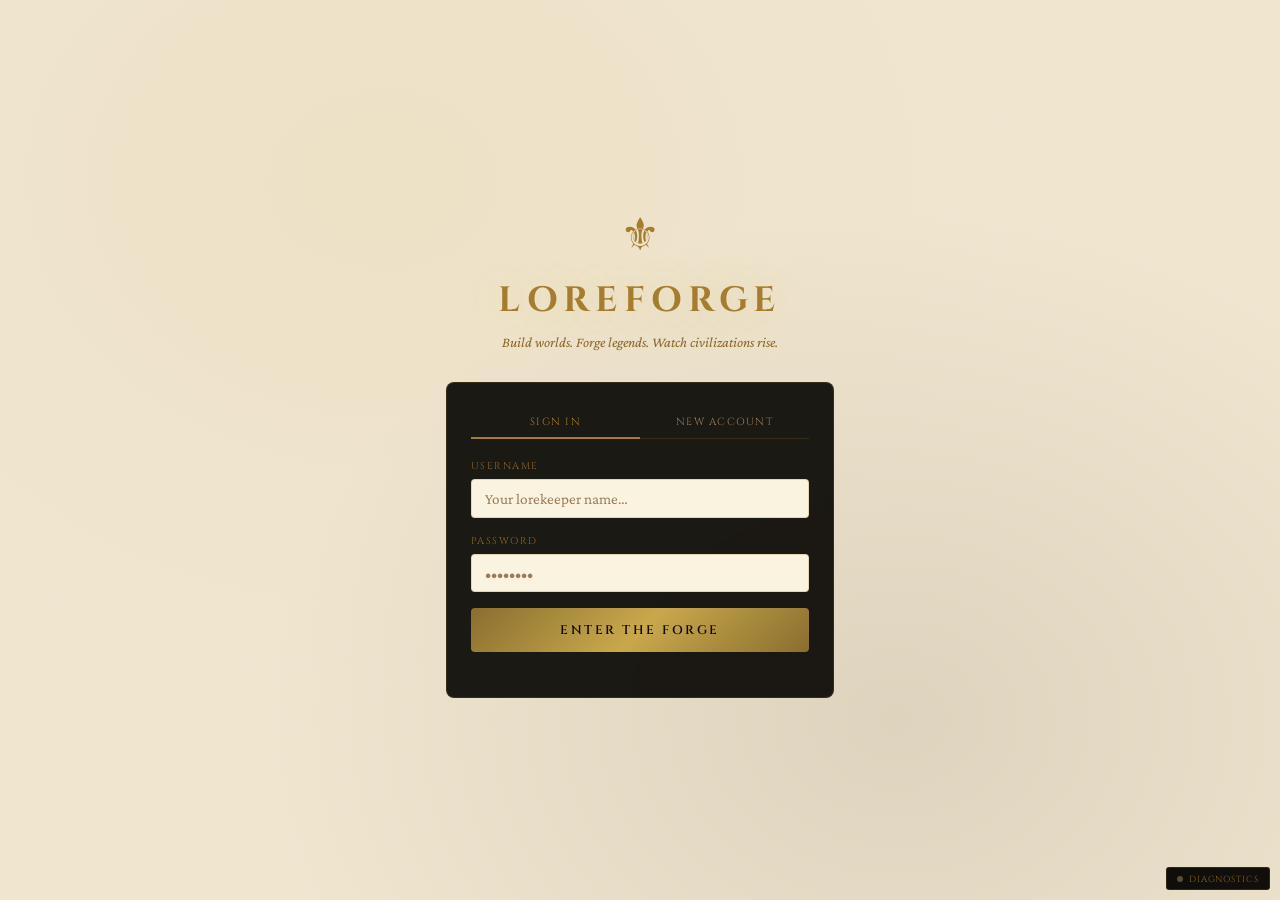
<file: index.html>
<!DOCTYPE html>
<html lang="en">
<head>
  <meta charset="UTF-8"/>
  <meta name="viewport" content="width=device-width, initial-scale=1.0"/>
  <title>Loreforge — Build Worlds. Write Legends.</title>
  <link rel="preconnect" href="https://fonts.googleapis.com"/>
  <link rel="preconnect" href="https://fonts.gstatic.com" crossorigin/>
  <link href="https://fonts.googleapis.com/css2?family=Cinzel:wght@400;600;700&family=Crimson+Pro:ital,wght@0,300;0,400;0,500;1,300;1,400&display=swap" rel="stylesheet"/>
  <link rel="stylesheet" href="styles.css"/>
</head>
<body>
<div class="app" id="app">

  <!-- ═══ SCREEN: LOGIN ═══ -->
  <div id="screen-login" class="screen active">
    <div class="login-bg"></div>
    <div class="login-wrap">
      <div class="login-brand">
        <div class="login-rune">⚜</div>
        <h1>Loreforge</h1>
        <p>Build worlds. Forge legends. Watch civilizations rise.</p>
      </div>
      <div class="login-card">
        <div class="login-tabs">
          <button class="login-tab active" data-tab="login">Sign In</button>
          <button class="login-tab" data-tab="register">New Account</button>
        </div>
        <div class="login-panel active" id="panel-login">
          <div class="field"><label>Username</label><input id="loginUsername" type="text" placeholder="Your lorekeeper name…" autocomplete="username"/></div>
          <div class="field"><label>Password</label><input id="loginPassword" type="password" placeholder="••••••••" autocomplete="current-password"/></div>
          <button class="btn-forge" id="btnLogin">Enter the Forge</button>
          <div class="login-error" id="loginError"></div>
        </div>
        <div class="login-panel" id="panel-register">
          <div class="field"><label>Choose a Username</label><input id="regUsername" type="text" placeholder="Your lorekeeper name…" autocomplete="username"/></div>
          <div class="field"><label>Choose a Password</label><input id="regPassword" type="password" placeholder="••••••••" autocomplete="new-password"/></div>
          <button class="btn-forge" id="btnRegister">Create Account</button>
          <div class="login-error" id="registerError"></div>
          <p class="login-disclaimer">You'll be asked for your Anthropic API key after signing in. It's stored only in your browser.</p>
        </div>
      </div>
    </div>
  </div>

  <!-- ═══ SCREEN: WORLD HUB ═══ -->
  <div id="screen-hub" class="screen">
    <div class="hub-wrap">
      <div class="hub-header">
        <div>
          <h1 class="hub-title">⚜ Loreforge</h1>
          <p class="hub-user">Logged in as <strong id="hubUsername">Lorekeeper</strong></p>
        </div>
        <div class="hub-header-actions">
          <button class="btn-sm" id="btnApiKeySettings">🔑 API Key</button>
          <button class="btn-sm" id="btnLogout">Sign Out</button>
        </div>
      </div>

      <!-- API key status banner (shown if no key set) -->
      <div class="hub-api-banner" id="hubApiBanner" style="display:none">
        <span class="hub-api-icon">🔑</span>
        <div class="hub-api-text">
          <strong>No API key set.</strong> You need an Anthropic API key to generate worlds. Click "API Key" above to enter yours.
        </div>
      </div>
      <div class="hub-actions">
        <button class="btn-forge hub-new-btn" id="btnNewWorld">⚒ Build a New World</button>
        <input type="file" id="importFile" accept=".json" style="display:none"/>
        <button class="btn-secondary" id="btnImportWorld">↑ Import World File</button>
      </div>
      <div class="hub-divider"><span></span><em>✦ Your Saved Worlds ✦</em><span></span></div>
      <div class="hub-saves" id="hubSaves"></div>
    </div>
  </div>

  <!-- ═══ SCREEN: INTERVIEW ═══ -->
  <div id="screen-interview" class="screen">
    <div class="interview-layout">
      <aside class="interview-sidebar">
        <div class="interview-sidebar-top">
          <div class="interview-brand">Loreforge</div>
          <div class="interview-progress" id="interviewProgress"></div>
        </div>
        <div class="interview-sidebar-bottom">
          <div class="progress-bar-wrap"><div class="progress-bar" id="progressBar" style="width:0%"></div></div>
          <div class="progress-label" id="progressLabel">Step 1 of 7</div>
        </div>
      </aside>
      <div class="interview-main">
        <div class="interview-content" id="interviewContent"></div>
        <div class="interview-nav">
          <button class="btn-secondary" id="btnInterviewBack">← Back</button>
          <div class="interview-nav-right">
            <button class="btn-surprise" id="btnSurpriseStep" title="Let the AI fill this step randomly">🎲 Surprise Me</button>
            <button class="btn-forge interview-next-btn" id="btnInterviewNext">Continue →</button>
          </div>
        </div>
      </div>
    </div>
  </div>

  <!-- ═══ SCREEN: LOADING ═══ -->
  <div id="screen-loading" class="screen">
    <div class="loading-rune">⚜</div>
    <div class="loading-text" id="loadingText">Consulting the ancient records…</div>
    <div class="loading-sub" id="loadingSub"></div>
  </div>

  <!-- ═══ SCREEN: MAIN ═══ -->
  <div id="screen-main" class="screen">

    <nav class="left-nav">
      <button class="nav-btn" data-screen="hub" title="My Worlds">⌂</button>
      <div class="nav-sep"></div>
      <button class="nav-btn active" data-nav="map"        title="World Map">◈</button>
      <button class="nav-btn"        data-nav="regions"    title="Regions">⛰</button>
      <button class="nav-btn"        data-nav="characters" title="Characters">⚔</button>
      <button class="nav-btn"        data-nav="factions"   title="Factions">⚑</button>
      <button class="nav-btn"        data-nav="powers"     title="Powers">✦</button>
      <button class="nav-btn"        data-nav="history"    title="History">📜</button>
      <button class="nav-btn"        data-nav="prophecies" title="Prophecies">◉</button>
      <button class="nav-btn"        data-nav="artifacts"  title="Artifacts">⚗</button>
      <div class="nav-sep"></div>
      <button class="nav-btn"        data-nav="dnd"        title="Adventure Mode">✦</button>
      <button class="nav-btn"        data-nav="oracle"     title="Oracle Guide">☽</button>
    </nav>

    <aside class="content-panel">
      <div class="panel-header">
        <h2 id="panelTitle">World Map</h2>
        <p id="panelSub">Your world at a glance</p>
      </div>
      <div class="panel-scroll" id="panelScroll"></div>
      <div class="panel-footer" id="panelFooter"></div>
    </aside>

    <main class="main-view">

      <!-- MAP -->
      <div id="view-map" class="view active">
        <div class="map-toolbar">
          <span class="map-toolbar-title" id="mapLabel">World Map</span>
          <div class="map-overlay-pills">
            <button class="map-pill active" data-overlay="illustrated">◈ Illustrated</button>
            <button class="map-pill" data-overlay="political">⚑ Political</button>
            <button class="map-pill" data-overlay="stability">◎ Stability</button>
          </div>
          <button class="btn-sm" id="btnDndToggle">✦ Adventure</button>
          <button class="btn-sm" id="btnGenerateArtwork" title="Generate AI-painted map backdrop (Gemini)">🎨 Artwork</button>
          <button class="btn-sm" id="btnUploadMapArt" title="Upload your own map image (PNG/JPG) — works great with Azgaar's Fantasy Map Generator export">📁 Upload Map</button>
          <button class="btn-sm" id="btnClearMapArt" title="Remove the current map artwork backdrop" style="display:none">✕ Clear Art</button>
          <input type="file" id="uploadMapArtInput" accept="image/png,image/jpeg,image/webp" style="display:none"/>
          <button class="btn-sm" id="btnExport">↓ Export</button>
          <button class="btn-sm" id="btnSaveNow">💾 Save</button>
          <span class="api-badge" id="apiBadge" title="API calls this session">⚡ 0</span>
        </div>
        <div class="map-wrap" id="mapWrap">
          <svg id="worldMap" viewBox="0 0 900 580" xmlns="http://www.w3.org/2000/svg" preserveAspectRatio="xMidYMid meet"></svg>
          <div class="tooltip" id="tooltip"></div>
          <!-- API call counter (bottom right corner of map) -->
          <div class="api-counter" id="apiCounter" title="API calls this session">
            <span class="api-counter-icon">⚡</span>
            <span class="api-counter-val" id="apiCounterVal">0</span>
          </div>
        </div>
      </div>
      <!-- ADVENTURE MODE -->
      <div id="view-dnd" class="view">
        <div class="adv-layout">

          <!-- SETUP (visible until adventure starts) -->
          <div class="adv-setup" id="advSetup">
            <div class="adv-setup-scroll">
              <div class="adv-setup-hero">
                <div class="adv-badge">✦ Adventure</div>
                <h2>Who are you?</h2>
                <p>Your faction and homeland shape everything the Oracle narrates — how the world receives you, which doors open, and which enemies you inherit.</p>
              </div>

              <div class="adv-section">
                <div class="adv-section-head">
                  <span class="adv-section-num">01</span>
                  <div>
                    <div class="adv-section-title">Choose Your Faction</div>
                    <div class="adv-section-hint">The group you were born into, serve, or have sworn to</div>
                  </div>
                </div>
                <div class="adv-card-grid" id="advFactionGrid"></div>
              </div>

              <div class="adv-section">
                <div class="adv-section-head">
                  <span class="adv-section-num">02</span>
                  <div>
                    <div class="adv-section-title">Choose Your Origin</div>
                    <div class="adv-section-hint">The land whose culture and secrets shaped who you are</div>
                  </div>
                </div>
                <div class="adv-card-grid" id="advRegionGrid"></div>
              </div>

              <div class="adv-section">
                <div class="adv-section-head">
                  <span class="adv-section-num">03</span>
                  <div>
                    <div class="adv-section-title">Choose Your Archetype</div>
                    <div class="adv-section-hint">Your training, nature, and how you approach the world — each has a different attribute shape</div>
                  </div>
                </div>
                <div class="adv-archetype-grid" id="advArchetypeGrid"></div>
                <div class="adv-attribute-display" id="advAttributeDisplay" style="display:none">
                  <div class="adv-attribute-title" id="advAttributeTitle">Attributes</div>
                  <div class="adv-attribute-triangle-wrap">
                    <svg id="advAttributeTriangle" viewBox="0 0 220 220" xmlns="http://www.w3.org/2000/svg"></svg>
                  </div>
                </div>
              </div>

              <div class="adv-section">
                <div class="adv-section-head">
                  <span class="adv-section-num">04</span>
                  <div>
                    <div class="adv-section-title">Your Identity</div>
                    <div class="adv-section-hint">Optional — leave blank and the Oracle names you</div>
                  </div>
                </div>
                <div class="adv-identity-row">
                  <div class="adv-identity-field">
                    <label>Name</label>
                    <input id="advPlayerName" type="text" placeholder="Your character's name…"/>
                  </div>
                  <div class="adv-identity-field adv-identity-wide">
                    <label>Personal Detail</label>
                    <input id="advPlayerBg" type="text" placeholder="A scar, a debt, a mission, a secret…"/>
                  </div>
                </div>
              </div>

              <div class="adv-setup-footer">
                <div class="adv-selection-status" id="advSelectionStatus">Select a faction and origin to begin</div>
                <button class="adv-begin-btn" id="btnAdvBegin" disabled>✦ Begin Your Story</button>
              </div>
            </div>
          </div>

          <!-- GAME (hidden until adventure starts) -->
          <div class="adv-game" id="advGame">
            <div class="adv-narrative-panel">
              <div class="adv-game-header">
                <div class="adv-game-header-left">
                  <span class="adv-badge" style="font-size:.5rem">✦ Adventure</span>
                  <span class="adv-scene-label" id="advSceneLabel">The story unfolds…</span>
                </div>
                <div class="adv-game-header-right">
                  <span class="adv-chapter-badge" id="advChapterBadge">Chapter 1</span>
                  <button class="btn-sm" id="btnAdvSave" title="Save your adventure progress">💾 Save</button>
                  <button class="btn-sm" id="btnAdvLoad" title="Load a saved adventure">📂 Load</button>
                  <button class="btn-sm" id="btnAdvRestart">↺ New</button>
                </div>
              </div>
              <div class="adv-objectives" id="advObjectives" style="display:none"></div>
              <div class="adv-narrative" id="advNarrative">
                <div class="adv-loading">The Oracle weaves your fate…</div>
              </div>
            </div>

            <div class="adv-choices-panel">
              <div class="adv-character-card" id="advCharacterCard"></div>
              <div class="adv-health-bar" id="advHealthBar"></div>
              <div class="adv-pressure" id="advPressure"></div>
              <div class="adv-standing-bars" id="advStandingBars"></div>
              <div class="adv-status-banner" id="advStatusBanner" style="display:none"></div>
              <div class="adv-choices-header">What do you do?</div>
              <div class="adv-choices" id="advChoices"></div>
              <div class="adv-npcs" id="advNpcs"></div>
              <div class="adv-environment" id="advEnvironment"></div>
              <div class="adv-inventory" id="advInventory"></div>
              <div class="adv-log-header">Your Journey</div>
              <div class="adv-log" id="advLog"></div>
            </div>
          </div>

        </div>
      </div>

      <!-- ORACLE -->
      <div id="view-oracle" class="view">
        <div class="oracle-layout">
          <aside class="oracle-sidebar">
            <h3>Guide Prompts</h3>
            <button class="oracle-prompt-btn" data-q="What should I focus on next to make this world richer and more interesting?">What's next?</button>
            <button class="oracle-prompt-btn" data-q="What are the major conflicts shaping this world right now?">Major conflicts</button>
            <button class="oracle-prompt-btn" data-q="Which faction is the most powerful and why?">Power balance</button>
            <button class="oracle-prompt-btn" data-q="What hidden forces are at work beneath the surface of this world?">Hidden forces</button>
            <button class="oracle-prompt-btn" data-q="Tell me about the most dangerous region and its secrets.">Dangerous region</button>
            <button class="oracle-prompt-btn" data-q="What ancient history still shapes events and politics today?">Living history</button>
            <button class="oracle-prompt-btn" data-q="Generate a prophecy that ties multiple factions together.">A prophecy</button>
            <button class="oracle-prompt-btn" data-q="What contradictions or weak points exist in this world's lore that I should address?">Weak points</button>
            <div class="sidebar-footer">
              <button class="btn-sm oracle-suggest-btn" id="btnOracleSuggest">✦ Suggest Addition</button>
              <button class="btn-sm" id="btnClearChat">✕ Clear</button>
            </div>
          </aside>
          <div class="oracle-main">
            <div class="oracle-header">
              <div>
                <h2>The Oracle</h2>
                <p id="oracleSubtitle">Your guide, narrator, and dungeon master</p>
              </div>
              <span class="oracle-mode-badge">Guide Mode</span>
            </div>
            <!-- Role switcher bar -->
            <div class="oracle-role-bar" id="oracleRoleBar"></div>
            <div class="chat-msgs" id="chatMsgs" role="log">
              <div class="msg-ai">Forge a world to awaken the Oracle. I will guide you through creation, simulation, and adventure — ask me anything.</div>
            </div>
            <div class="chat-input-row">
              <input id="chatInput" type="text" placeholder="Ask the Oracle anything…" autocomplete="off"/>
              <button class="chat-send-btn" id="chatSendBtn">Ask</button>
            </div>
          </div>
        </div>
      </div>

      <!-- LORE DETAIL -->
      <div id="view-lore" class="view">
        <div class="lore-detail-wrap">
          <div class="lore-detail-scroll" id="loreDetailScroll"><div class="placeholder-msg">Select an entry to view its lore.</div></div>
          <div class="lore-detail-footer" id="loreDetailFooter"></div>
        </div>
      </div>

    </main>
  </div>

  <!-- API KEY SETTINGS MODAL -->
  <div class="modal-overlay" id="apiKeyModal">
    <div class="modal">
      <h3>🔑 API Keys</h3>
      <div class="api-key-explain">
        <p>Loreforge calls AI APIs directly from your browser. The Anthropic key is required for world generation, simulation, and adventures. The Gemini key is optional and only used for AI-painted map artwork.</p>
        <p class="api-key-note"><strong>Keys are stored only in this browser's localStorage</strong> and are sent only to their respective providers.</p>
        <div class="api-key-warning">
          <strong>⚠️ Security caveat:</strong> Because keys live in browser storage, any script running on this page can read them. Only use this on a machine you trust, avoid installing unknown browser extensions, and <strong>set a usage limit</strong> on your keys in their respective consoles. If you plan to share this app or host it publicly, route requests through a backend instead.
        </div>
      </div>

      <div class="field">
        <label>Anthropic API Key (required)</label>
        <input id="apiKeyInput" type="password" placeholder="sk-ant-…" autocomplete="off"/>
        <span class="field-hint" id="apiKeyStatus">Get a key at console.anthropic.com</span>
      </div>

      <div class="field">
        <label>Gemini API Key (optional — for map artwork)</label>
        <input id="geminiKeyInput" type="password" placeholder="AIza…" autocomplete="off"/>
        <span class="field-hint" id="geminiKeyStatus">Get a free key at aistudio.google.com</span>
      </div>

      <div class="modal-btns">
        <button class="btn-cancel" id="btnApiKeyCancel">Cancel</button>
        <button class="btn-generate" id="btnApiKeySave">Save Keys</button>
      </div>
    </div>
  </div>

  <!-- ITEM DETAIL MODAL (Nova describes a new item) -->
  <div class="modal-overlay" id="itemDetailModal">
    <div class="modal">
      <div class="item-modal-header">
        <span class="item-modal-icon">◆</span>
        <div>
          <h3 id="itemDetailTitle">Item Found</h3>
          <div class="item-modal-sub" id="itemDetailSub"></div>
        </div>
      </div>
      <div class="item-modal-body" id="itemDetailBody"></div>
      <div class="modal-btns">
        <button class="btn-secondary" id="btnItemUse" style="display:none">◆ Use Item</button>
        <button class="btn-generate" id="btnItemDetailClose">Continue →</button>
      </div>
    </div>
  </div>

  <!-- DIALOGUE OVERLAY — multi-turn NPC conversation -->
  <div class="dlg-overlay" id="dlgOverlay">
    <div class="dlg-modal">
      <div class="dlg-header" id="dlgHeader">
        <div class="dlg-head-name">…</div>
      </div>
      <div class="dlg-body" id="dlgBody"></div>
      <div class="dlg-footer">
        <div class="dlg-options" id="dlgOptions"></div>
        <div class="dlg-input-row">
          <input type="text" id="dlgInput" placeholder="Or say something else…" autocomplete="off"/>
          <button class="btn-sm" id="dlgSendBtn">Send</button>
          <button class="btn-sm dlg-leave" id="dlgLeaveBtn" title="End the conversation">Leave</button>
        </div>
      </div>
    </div>
  </div>

  <!-- ADVENTURE LOAD / LEGACY MODAL -->
  <div class="modal-overlay" id="advLoadModal">
    <div class="modal modal-wide">
      <h3 id="advLoadTitle">Saved Adventures</h3>
      <div class="adv-load-list" id="advLoadList"></div>
      <div class="modal-btns">
        <button class="btn-cancel" id="btnAdvLoadClose">Close</button>
      </div>
    </div>
  </div>

  <!-- DEATH / LEGACY CHOICE MODAL -->
  <div class="modal-overlay" id="deathChoiceModal">
    <div class="modal">
      <div class="death-modal-header">
        <div class="death-icon">☥</div>
        <h3>The Story Ends… or Does It?</h3>
        <p class="death-subtitle" id="deathSubtitle">Your character has fallen.</p>
      </div>
      <div class="death-options">
        <button class="death-option" id="btnDeathEnd">
          <div class="death-option-icon">✕</div>
          <div class="death-option-content">
            <div class="death-option-title">End the Story</div>
            <div class="death-option-desc">Close this chapter. Return to your world. Your legacy is recorded.</div>
          </div>
        </button>
        <button class="death-option" id="btnDeathLegacy">
          <div class="death-option-icon">☽</div>
          <div class="death-option-content">
            <div class="death-option-title">Continue the Legacy</div>
            <div class="death-option-desc">An heir, a relative, or a stranger picks up what was left behind. They inherit your faction, some items, and the world you shaped — but must start over.</div>
          </div>
        </button>
      </div>
    </div>
  </div>

  <!-- REGION MODAL -->
  <div class="modal-overlay" id="regionModal">
    <div class="modal modal-wide">
      <div class="region-modal-header" id="regionModalHeader"></div>
      <div class="region-modal-body" id="regionModalBody"></div>
      <div class="modal-btns">
        <button class="btn-cancel" id="btnRegionClose">Close</button>
        <button class="btn-generate" id="btnRegionOracle">Ask Oracle →</button>
        <button class="btn-generate btn-adv-region" id="btnRegionDnd">✦ Start Adventure Here</button>
      </div>
    </div>
  </div>

  <!-- DIAGNOSTICS -->
  <button id="diagToggle"><span class="diag-dot"></span>Diagnostics</button>
  <div id="diagBar">
    <div class="diag-header">
      <span class="diag-title">⚙ Diagnostics</span>
      <span class="diag-phase phase-idle" id="diagPhase">IDLE</span>
      <button class="diag-close" id="diagClose">✕</button>
    </div>
    <div class="diag-metrics">
      <div class="metric"><div class="metric-val" id="m-uptime">0s</div><div class="metric-label">Uptime</div></div>
      <div class="metric"><div class="metric-val" id="m-checks">0</div><div class="metric-label">Scans</div></div>
      <div class="metric"><div class="metric-val" id="m-healed">0</div><div class="metric-label">Healed</div></div>
      <div class="metric"><div class="metric-val" id="m-errors">0</div><div class="metric-label">Errors</div></div>
      <div class="metric"><div class="metric-val" id="m-apiok">—</div><div class="metric-label">Latency</div></div>
    </div>
    <div class="diag-checks-wrap">
      <div class="diag-col-title">Health Checks <span></span></div>
      <div class="checks-row" id="checks-row"></div>
    </div>
    <div class="diag-log" id="diagLog"></div>
    <div class="diag-actions">
      <button class="btn-diag" id="btnQuickScan">▷ Quick Scan</button>
      <button class="btn-diag" id="btnDeepScan">⟳ Deep Scan</button>
      <button class="btn-diag" id="btnHeal" style="display:none">✦ Auto-Heal</button>
      <button class="btn-diag" id="btnClearLog">⌫ Clear Log</button>
      <span style="flex:1"></span>
      <span class="diag-summary" id="diagSummary">Initializing…</span>
    </div>
  </div>

</div>
<script type="module" src="app.js"></script>
</body>
</html>
</file>
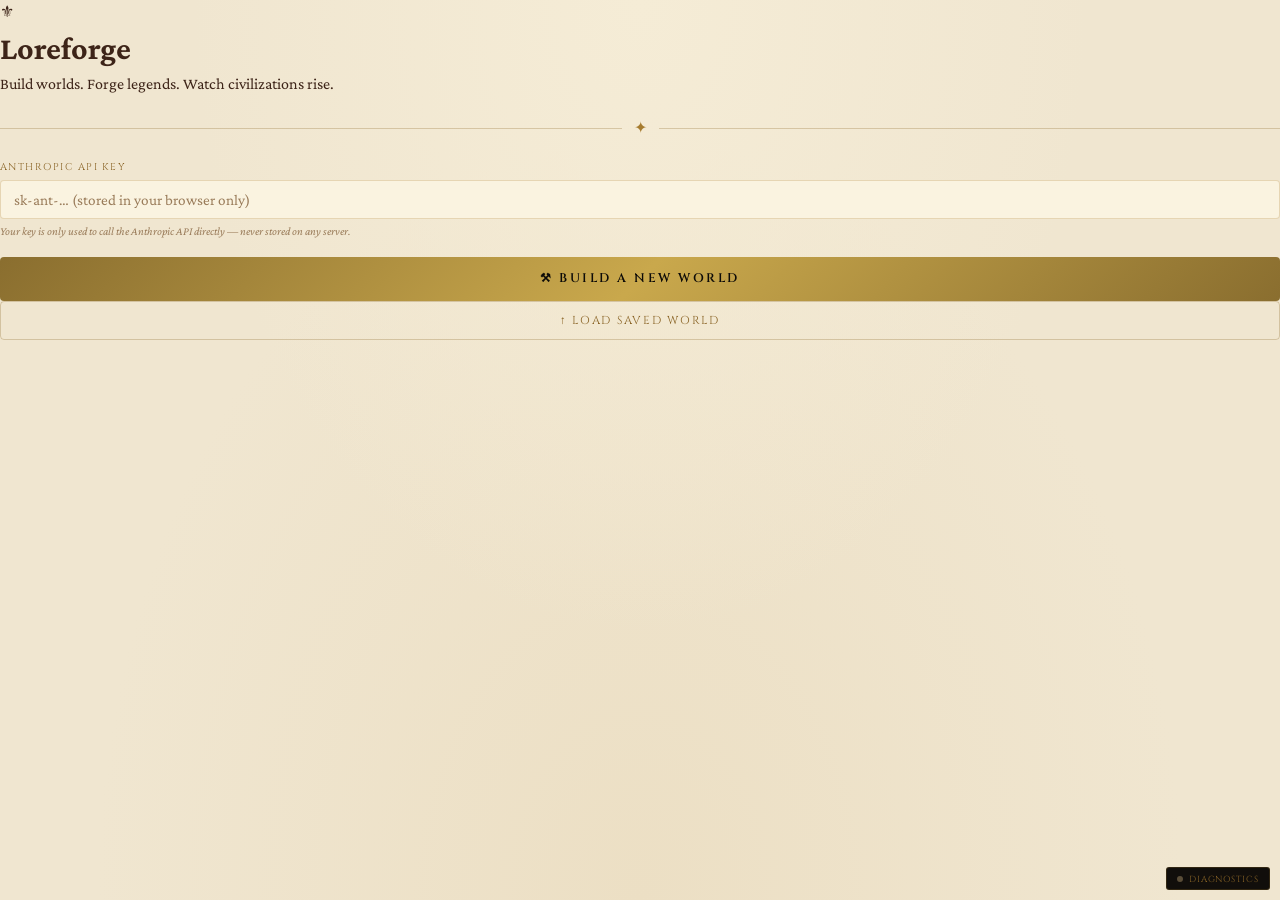
<file: loreforge2_index.html>
<!DOCTYPE html>
<html lang="en">
<head>
  <meta charset="UTF-8"/>
  <meta name="viewport" content="width=device-width, initial-scale=1.0"/>
  <title>Loreforge — Build Worlds. Write Legends.</title>
  <link rel="preconnect" href="https://fonts.googleapis.com"/>
  <link rel="preconnect" href="https://fonts.gstatic.com" crossorigin/>
  <link href="https://fonts.googleapis.com/css2?family=Cinzel:wght@400;600;700&family=Crimson+Pro:ital,wght@0,300;0,400;0,500;1,300;1,400&display=swap" rel="stylesheet"/>
  <link rel="stylesheet" href="styles.css"/>
</head>
<body>
<div class="app" id="app">

  <!-- ═══ SCREEN: WELCOME ═══ -->
  <div id="screen-welcome" class="screen active">
    <div class="welcome-wrap">
      <div class="brand">
        <div class="brand-rune">⚜</div>
        <h1>Loreforge</h1>
        <p>Build worlds. Forge legends. Watch civilizations rise.</p>
      </div>
      <div class="divider"><span></span><em>✦</em><span></span></div>

      <div class="field">
        <label>Anthropic API Key</label>
        <input id="apiKey" type="password" placeholder="sk-ant-… (stored in your browser only)"/>
        <span class="field-hint">Your key is only used to call the Anthropic API directly — never stored on any server.</span>
      </div>

      <div class="welcome-actions">
        <button class="btn-forge" id="btnNewWorld">⚒ Build a New World</button>
        <button class="btn-secondary" id="btnLoadWorld">↑ Load Saved World</button>
        <input type="file" id="importFile" accept=".json" style="display:none"/>
      </div>
    </div>
  </div>

  <!-- ═══ SCREEN: INTERVIEW WIZARD ═══ -->
  <div id="screen-interview" class="screen">
    <div class="interview-layout">
      <!-- Progress sidebar -->
      <aside class="interview-sidebar">
        <div class="interview-sidebar-top">
          <div class="interview-brand">Loreforge</div>
          <div class="interview-progress" id="interviewProgress">
            <!-- Steps rendered by JS -->
          </div>
        </div>
        <div class="interview-sidebar-bottom">
          <div class="progress-bar-wrap">
            <div class="progress-bar" id="progressBar" style="width:0%"></div>
          </div>
          <div class="progress-label" id="progressLabel">Step 1 of 7</div>
        </div>
      </aside>

      <!-- Main question area -->
      <div class="interview-main">
        <div class="interview-content" id="interviewContent">
          <!-- Rendered by JS -->
        </div>
        <div class="interview-nav">
          <button class="btn-secondary" id="btnInterviewBack">← Back</button>
          <button class="btn-forge interview-next-btn" id="btnInterviewNext">Continue →</button>
        </div>
      </div>
    </div>
  </div>

  <!-- ═══ SCREEN: LOADING ═══ -->
  <div id="screen-loading" class="screen">
    <div class="loading-rune">⚜</div>
    <div class="loading-text" id="loadingText">Consulting the ancient records…</div>
    <div class="loading-sub" id="loadingSub"></div>
  </div>

  <!-- ═══ SCREEN: MAIN (Map + Lore) ═══ -->
  <div id="screen-main" class="screen">
    <nav class="left-nav" aria-label="Navigation">
      <button class="nav-btn" data-screen="welcome" title="Home">⌂</button>
      <div class="nav-sep"></div>
      <button class="nav-btn active" data-nav="map"         title="World Map">◈</button>
      <button class="nav-btn"        data-nav="regions"     title="Regions">⛰</button>
      <button class="nav-btn"        data-nav="characters"  title="Characters">⚔</button>
      <button class="nav-btn"        data-nav="factions"    title="Factions">⚑</button>
      <button class="nav-btn"        data-nav="powers"      title="Power Systems">✦</button>
      <button class="nav-btn"        data-nav="history"     title="History">📜</button>
      <button class="nav-btn"        data-nav="prophecies"  title="Prophecies">◉</button>
      <button class="nav-btn"        data-nav="artifacts"   title="Artifacts">⚗</button>
      <div class="nav-sep"></div>
      <button class="nav-btn"        data-nav="nova"        title="Nova — Civilization Sim">◎</button>
      <button class="nav-btn"        data-nav="oracle"      title="Oracle AI">☽</button>
    </nav>

    <!-- Lore entry list panel -->
    <aside class="content-panel" id="contentPanel">
      <div class="panel-header">
        <h2 id="panelTitle">World Map</h2>
        <p id="panelSub">Your world at a glance</p>
      </div>
      <div class="panel-scroll" id="panelScroll"></div>
      <div class="panel-footer" id="panelFooter"></div>
    </aside>

    <!-- Main view (map or content) -->
    <main class="main-view" id="mainView">
      <!-- Map view -->
      <div id="view-map" class="view active">
        <div class="map-toolbar">
          <span class="map-toolbar-title" id="mapLabel">World Map</span>
          <button class="btn-sm" id="btnSimToggle">◎ Simulate</button>
          <button class="btn-sm" id="btnExport">↓ Export</button>
        </div>
        <div class="map-wrap" id="mapWrap">
          <svg id="worldMap" viewBox="0 0 800 560" xmlns="http://www.w3.org/2000/svg"
               preserveAspectRatio="xMidYMid meet"></svg>
          <div class="tooltip" id="tooltip"></div>
        </div>
      </div>

      <!-- Nova simulation view -->
      <div id="view-nova" class="view">
        <div class="nova-layout">
          <div class="nova-header">
            <div class="nova-title-row">
              <span class="nova-badge">◎ NOVA</span>
              <h2 id="novaWorldName">Civilization Simulator</h2>
              <span class="nova-year" id="novaYear">Year 0</span>
            </div>
            <p class="nova-subtitle">Watch your world's civilizations grow, clash, and change. Intervene to shape history.</p>
          </div>

          <div class="nova-body">
            <!-- Mini map -->
            <div class="nova-map-panel">
              <svg id="novaMap" viewBox="0 0 400 280" xmlns="http://www.w3.org/2000/svg"
                   preserveAspectRatio="xMidYMid meet"></svg>
            </div>

            <!-- Sim log -->
            <div class="nova-log-panel">
              <div class="nova-log-header">
                <span>Chronicle</span>
                <div class="nova-controls">
                  <button class="btn-sm" id="btnSimPlay">▷ Run</button>
                  <button class="btn-sm" id="btnSimStep">→ Step</button>
                  <button class="btn-sm" id="btnSimReset">↺ Reset</button>
                </div>
              </div>
              <div class="nova-log" id="novaLog"></div>
            </div>
          </div>

          <!-- Intervention panel -->
          <div class="nova-intervene">
            <div class="nova-intervene-header">
              <span>⚡ Intervene</span>
              <span class="nova-intervene-hint">Shape the fate of your world</span>
            </div>
            <div class="nova-intervene-options" id="novaOptions">
              <!-- Rendered by JS -->
            </div>
            <div class="nova-intervene-custom">
              <input id="novaCustomInput" type="text" placeholder="Describe a custom event or intervention…"/>
              <button class="btn-sm" id="btnNovaCustom">⚡ Apply</button>
            </div>
          </div>
        </div>
      </div>

      <!-- Oracle chat view -->
      <div id="view-oracle" class="view">
        <div class="oracle-layout">
          <aside class="oracle-sidebar">
            <h3>Quick Prompts</h3>
            <button class="oracle-prompt-btn" data-q="What are the major conflicts shaping this world right now?">Major conflicts</button>
            <button class="oracle-prompt-btn" data-q="Which faction is the most powerful and why?">Power balance</button>
            <button class="oracle-prompt-btn" data-q="What hidden forces are at work beneath the surface?">Hidden forces</button>
            <button class="oracle-prompt-btn" data-q="Tell me about the most dangerous region and its secrets.">Dangerous region</button>
            <button class="oracle-prompt-btn" data-q="How does the power system interact with the political landscape?">Power & politics</button>
            <button class="oracle-prompt-btn" data-q="What ancient history still shapes events today?">Living history</button>
            <button class="oracle-prompt-btn" data-q="Generate a prophecy that ties multiple factions together.">A prophecy</button>
            <div class="sidebar-footer">
              <button class="btn-sm" id="btnClearChat">✕ Clear Chat</button>
            </div>
          </aside>
          <div class="oracle-main">
            <div class="oracle-header">
              <h2>The Oracle</h2>
              <p id="oracleSubtitle">Ask anything about your world</p>
            </div>
            <div class="chat-msgs" id="chatMsgs" role="log">
              <div class="msg-ai">Forge a world to awaken the Oracle.</div>
            </div>
            <div class="chat-input-row">
              <input id="chatInput" type="text" placeholder="Ask the Oracle anything…" autocomplete="off"/>
              <button class="chat-send-btn" id="chatSendBtn">Ask</button>
            </div>
          </div>
        </div>
      </div>

      <!-- Lore detail view (regions, characters, etc.) -->
      <div id="view-lore" class="view">
        <div class="lore-detail-wrap">
          <div class="lore-detail-scroll" id="loreDetailScroll">
            <div class="placeholder-msg">Select an entry from the panel to view its lore.</div>
          </div>
          <div class="lore-detail-footer" id="loreDetailFooter"></div>
        </div>
      </div>
    </main>
  </div>

  <!-- ═══ MODAL: REGION DETAIL ═══ -->
  <div class="modal-overlay" id="regionModal" role="dialog" aria-modal="true">
    <div class="modal modal-wide">
      <div class="region-modal-header" id="regionModalHeader"></div>
      <div class="region-modal-body" id="regionModalBody"></div>
      <div class="modal-btns">
        <button class="btn-cancel" id="btnRegionClose">Close</button>
        <button class="btn-generate" id="btnRegionOracle">Ask Oracle →</button>
      </div>
    </div>
  </div>

  <!-- ═══ DIAGNOSTICS TOGGLE ═══ -->
  <button id="diagToggle"><span class="diag-dot"></span>Diagnostics</button>
  <div id="diagBar">
    <div class="diag-header">
      <span class="diag-title">⚙ Diagnostics</span>
      <span class="diag-phase phase-idle" id="diagPhase">IDLE</span>
      <button class="diag-close" id="diagClose">✕</button>
    </div>
    <div class="diag-metrics">
      <div class="metric"><div class="metric-val" id="m-uptime">0s</div><div class="metric-label">Uptime</div></div>
      <div class="metric"><div class="metric-val" id="m-checks">0</div><div class="metric-label">Scans</div></div>
      <div class="metric"><div class="metric-val" id="m-healed">0</div><div class="metric-label">Healed</div></div>
      <div class="metric"><div class="metric-val" id="m-errors">0</div><div class="metric-label">Errors</div></div>
      <div class="metric"><div class="metric-val" id="m-apiok">—</div><div class="metric-label">Latency</div></div>
    </div>
    <div class="diag-checks-wrap">
      <div class="diag-col-title">Health Checks <span></span></div>
      <div class="checks-row" id="checks-row"></div>
    </div>
    <div class="diag-log" id="diagLog"></div>
    <div class="diag-actions">
      <button class="btn-diag" id="btnQuickScan">▷ Quick Scan</button>
      <button class="btn-diag" id="btnDeepScan">⟳ Deep Scan</button>
      <button class="btn-diag" id="btnHeal" style="display:none">✦ Auto-Heal</button>
      <button class="btn-diag" id="btnClearLog">⌫ Clear Log</button>
      <span style="flex:1"></span>
      <span class="diag-summary" id="diagSummary">Initializing…</span>
    </div>
  </div>

</div>
<script type="module" src="app.js"></script>
</body>
</html>
</file>
<file: styles.css>
/* ═══════════════════════════════════════════════════════════
   LOREFORGE — COMPLETE DESIGN SYSTEM
   Warm parchment: cream page, burgundy ink, aged-gold accents
═══════════════════════════════════════════════════════════ */
:root {
  /* Gold accents — slightly warmer and less neon for the light bg */
  --gold:       #a67c2f;  /* primary accent — aged gold */
  --gold-dim:   #8a6426;  /* secondary/label gold */
  --gold-bright:#c49a3e;  /* highlights, hovers */

  /* Text scale — shifting from parchment-on-black to burgundy-on-cream */
  --parch:      #3d2418;  /* primary text — deep burgundy brown */
  --parch-dim:  #5e3d28;  /* secondary text — warm brown */
  --muted:      #7a5a40;  /* tertiary — muted walnut */
  --faint:      #9a7c5a;  /* fainter — dusky tan */
  --faintest:   #c4aa86;  /* very faint — pale tan */

  /* Page + panel — warm cream parchment gradient family */
  --bg:         #f0e6d0;  /* page — warm cream */
  --panel:      #f7eed8;  /* raised panel — lighter cream */

  /* Surfaces — subtle warm tints that lift off the page */
  --surf:       rgba(93, 61, 40, 0.04);       /* faint brown wash */
  --surf-h:     rgba(166, 124, 47, 0.06);     /* gold-tinted hover */
  --surf-a:     rgba(166, 124, 47, 0.10);     /* gold-tinted active */

  /* Borders — warm gold edges, muted for this lighter context */
  --bord:       rgba(138, 100, 38, 0.28);
  --bord-b:     rgba(138, 100, 38, 0.55);
  --bord-f:     rgba(138, 100, 38, 0.14);

  /* Semantic colors — retuned slightly for readability on cream */
  --ok:   #5a8a4a;  /* muted forest green */
  --err:  #a83020;  /* deep brick red */
  --warn: #a67c2f;
  --fix:  #7a55a0;  /* muted plum */
  --heal: #c46a20;  /* warm orange */
  --nova: #3e6aa0;  /* ink blue */
  --nova-dim: #2a4a78;
  --dnd:  #6a3f9a;
  --dnd-dim: #4a2870;

  --r: 4px; --rlg: 8px;
  --fd: 'Cinzel', Georgia, serif;
  --fb: 'Crimson Pro', Georgia, serif;
  --fm: 'Courier New', monospace;
  --t: 0.2s ease;

  /* Soft card shadow for the lifted, book-like feel in screenshot */
  --shadow-card: 0 1px 2px rgba(93, 61, 40, 0.06), 0 4px 12px rgba(93, 61, 40, 0.08);
  --shadow-soft: 0 1px 3px rgba(93, 61, 40, 0.08);
}
*,*::before,*::after{box-sizing:border-box;margin:0;padding:0}
html,body{height:100%;overflow:hidden}
body{
  font-family:var(--fb);
  background:var(--bg);
  color:var(--parch);
  line-height:1.5;
  /* Subtle parchment gradient — vertical warmth shift like the screenshot */
  background-image:
    radial-gradient(ellipse at top, #f5ecd6 0%, transparent 50%),
    radial-gradient(ellipse at bottom, #ecdfc4 0%, transparent 60%);
  background-attachment: fixed;
}
::-webkit-scrollbar{width:6px;height:6px}
::-webkit-scrollbar-track{background:transparent}
::-webkit-scrollbar-thumb{background:var(--bord);border-radius:3px}
::-webkit-scrollbar-thumb:hover{background:var(--bord-b)}

.app{display:flex;flex-direction:column;height:100vh}
.screen{display:none;flex-direction:column;flex:1;height:100vh;overflow:hidden}
.screen.active{display:flex;animation:fadeIn .3s ease}
@keyframes fadeIn{from{opacity:0}to{opacity:1}}

/* ── SHARED ───────────────────────────────────── */
.divider{display:flex;align-items:center;gap:.75rem;margin:1.25rem 0}
.divider span{flex:1;height:1px;background:var(--bord)}
.divider em{color:var(--gold);font-style:normal}

.field{margin-bottom:1rem}
.field label{display:block;font-family:var(--fd);font-size:.62rem;letter-spacing:.15em;text-transform:uppercase;color:var(--gold-dim);margin-bottom:.35rem}
.field input,.field textarea,.field select{width:100%;background:var(--surf);border:1px solid var(--bord);border-radius:var(--r);padding:.6rem .8rem;font-family:var(--fb);font-size:.95rem;color:var(--parch);outline:none;transition:border-color var(--t)}
.field input:focus,.field textarea:focus,.field select:focus{border-color:var(--bord-b);box-shadow:0 0 0 2px rgba(201,168,76,.07)}
.field textarea{resize:vertical;min-height:80px;line-height:1.55}
.field select option{background:#f7eed8;color:#3d2418}
.field-hint{display:block;font-size:.72rem;color:var(--faint);margin-top:.3rem;font-style:italic}

.btn-forge{display:block;width:100%;padding:.85rem;background:linear-gradient(135deg,#8a6e2f,#c9a84c,#8a6e2f);border:none;border-radius:var(--r);font-family:var(--fd);font-size:.78rem;font-weight:600;letter-spacing:.2em;text-transform:uppercase;color:#0d0b08;cursor:pointer;transition:opacity var(--t),transform .15s ease}
.btn-forge:hover:not(:disabled){opacity:.9;transform:translateY(-1px)}
.btn-forge:disabled{opacity:.4;cursor:not-allowed}
.btn-secondary{display:block;width:100%;padding:.7rem;background:none;border:1px solid var(--bord);border-radius:var(--r);font-family:var(--fd);font-size:.72rem;letter-spacing:.15em;text-transform:uppercase;color:var(--gold-dim);cursor:pointer;transition:all var(--t)}
.btn-secondary:hover{color:var(--gold);border-color:var(--gold-dim);background:var(--surf-h)}
.btn-sm{padding:.28rem .65rem;background:var(--surf-a);border:1px solid var(--bord);border-radius:3px;font-family:var(--fd);font-size:.58rem;letter-spacing:.1em;text-transform:uppercase;color:var(--gold-dim);cursor:pointer;transition:all var(--t);white-space:nowrap}
.btn-sm:hover{color:var(--gold);border-color:var(--gold-dim);background:rgba(201,168,76,.12)}
.btn-add{width:100%;padding:.45rem;background:var(--surf-a);border:1px solid var(--bord);border-radius:3px;font-family:var(--fd);font-size:.62rem;letter-spacing:.12em;text-transform:uppercase;color:var(--gold-dim);cursor:pointer;transition:all var(--t)}
.btn-add:hover{color:var(--gold);border-color:var(--gold-dim);background:rgba(201,168,76,.15)}
.btn-cancel{flex:1;padding:.55rem;background:none;border:1px solid var(--bord);border-radius:3px;font-family:var(--fd);font-size:.65rem;letter-spacing:.1em;text-transform:uppercase;color:var(--faint);cursor:pointer;transition:all var(--t)}
.btn-cancel:hover{color:var(--parch-dim);border-color:var(--gold-dim)}
.btn-generate{flex:2;padding:.55rem;background:linear-gradient(135deg,#8a6e2f,#c9a84c,#8a6e2f);border:none;border-radius:3px;font-family:var(--fd);font-size:.65rem;letter-spacing:.1em;text-transform:uppercase;color:#0d0b08;cursor:pointer;font-weight:600;transition:opacity var(--t)}
.btn-generate:hover:not(:disabled){opacity:.88}
.btn-generate:disabled{opacity:.4;cursor:not-allowed}
.btn-dnd-region{background:linear-gradient(135deg,#3a5f89,#5a8fc9,#3a5f89)!important;color:#fff!important}
.btn-surprise{padding:.4rem .85rem;background:rgba(122,80,176,.12);border:1px solid rgba(122,80,176,.3);border-radius:var(--r);font-family:var(--fd);font-size:.62rem;letter-spacing:.1em;text-transform:uppercase;color:#a080e0;cursor:pointer;transition:all var(--t)}
.btn-surprise:hover{background:rgba(122,80,176,.22);border-color:rgba(122,80,176,.5)}
.placeholder-msg{padding:2rem .75rem;text-align:center;color:var(--faintest);font-style:italic;font-size:.82rem;line-height:1.6}

/* ── LOGIN SCREEN ─────────────────────────────── */
#screen-login{align-items:center;justify-content:center;position:relative}
.login-bg{position:absolute;inset:0;background:radial-gradient(ellipse at 30% 20%,rgba(201,168,76,.08) 0%,transparent 50%),radial-gradient(ellipse at 70% 80%,rgba(90,80,60,.12) 0%,transparent 50%),var(--bg);z-index:0}
.login-wrap{position:relative;z-index:1;width:100%;max-width:420px;padding:1rem}
.login-brand{text-align:center;margin-bottom:1.75rem}
.login-rune{font-size:2.8rem;color:var(--gold);display:block;margin-bottom:.4rem;animation:pulse 3s ease-in-out infinite}
.login-brand h1{font-family:var(--fd);font-size:2.2rem;font-weight:700;color:var(--gold);letter-spacing:.18em;text-transform:uppercase;text-shadow:0 0 40px rgba(201,168,76,.2)}
.login-brand p{font-size:.9rem;color:var(--gold-dim);font-style:italic;margin-top:.25rem}
.login-card{background:rgba(16,14,10,.95);border:1px solid var(--bord);border-radius:var(--rlg);padding:1.5rem;backdrop-filter:blur(10px)}
.login-tabs{display:flex;gap:0;margin-bottom:1.25rem;border-bottom:1px solid var(--bord)}
.login-tab{flex:1;padding:.5rem;background:none;border:none;border-bottom:2px solid transparent;font-family:var(--fd);font-size:.65rem;letter-spacing:.12em;text-transform:uppercase;color:var(--faint);cursor:pointer;transition:all var(--t);margin-bottom:-1px}
.login-tab.active{color:var(--gold);border-bottom-color:var(--gold)}
.login-panel{display:none}
.login-panel.active{display:block}
.login-error{font-size:.78rem;color:var(--err);margin-top:.5rem;min-height:.8rem;font-style:italic}

@keyframes pulse{0%,100%{opacity:.6}50%{opacity:1}}

/* ── HUB SCREEN ───────────────────────────────── */
#screen-hub{background:radial-gradient(ellipse at 50% 0%,rgba(201,168,76,.06) 0%,transparent 60%),var(--bg);overflow-y:auto;align-items:center}
.hub-wrap{width:100%;max-width:700px;padding:2rem 1rem 3rem}
.hub-header{display:flex;justify-content:space-between;align-items:flex-start;margin-bottom:2rem}
.hub-title{font-family:var(--fd);font-size:1.6rem;font-weight:700;color:var(--gold);letter-spacing:.15em}
.hub-user{font-size:.88rem;color:var(--gold-dim);font-style:italic;margin-top:.2rem}
.hub-user strong{color:var(--gold)}
.hub-actions{display:flex;flex-direction:column;gap:.6rem;margin-bottom:1.5rem}
.hub-new-btn{font-size:.82rem}
.hub-divider{display:flex;align-items:center;gap:.75rem;margin:1.25rem 0}
.hub-divider span{flex:1;height:1px;background:var(--bord)}
.hub-divider em{color:var(--gold);font-style:normal;font-family:var(--fd);font-size:.7rem;letter-spacing:.12em}
.hub-saves{display:grid;grid-template-columns:repeat(auto-fill,minmax(200px,1fr));gap:.85rem}
.save-slot{background:rgba(255,255,255,.03);border:1px solid var(--bord-f);border-radius:var(--rlg);padding:1rem;cursor:pointer;transition:all var(--t);position:relative}
.save-slot:hover{border-color:var(--bord);background:var(--surf-h)}
.save-slot-name{font-family:var(--fd);font-size:.8rem;color:var(--gold);font-weight:600;margin-bottom:.2rem}
.save-slot-meta{font-size:.72rem;color:var(--faint);font-style:italic;margin-bottom:.5rem}
.save-slot-genre{display:inline-block;font-size:.6rem;padding:.1rem .45rem;border:1px solid var(--bord-f);border-radius:2px;color:var(--gold-dim);font-family:var(--fd);letter-spacing:.08em;margin-bottom:.6rem}
.save-slot-actions{display:flex;gap:.4rem}
.save-slot-load{flex:1;padding:.3rem;background:rgba(201,168,76,.1);border:1px solid var(--bord);border-radius:3px;font-family:var(--fd);font-size:.58rem;letter-spacing:.1em;text-transform:uppercase;color:var(--gold-dim);cursor:pointer;transition:all var(--t)}
.save-slot-load:hover{color:var(--gold);background:rgba(201,168,76,.18)}
.save-slot-delete{padding:.3rem .5rem;background:none;border:1px solid rgba(192,64,64,.2);border-radius:3px;font-size:.7rem;color:rgba(192,64,64,.5);cursor:pointer;transition:all var(--t)}
.save-slot-delete:hover{color:var(--err);border-color:var(--err)}
.hub-empty{text-align:center;padding:3rem;color:var(--faintest);font-style:italic}

/* ── INTERVIEW ────────────────────────────────── */
#screen-interview{flex-direction:row}
.interview-layout{display:flex;flex:1;overflow:hidden}
.interview-sidebar{width:220px;min-width:220px;background:var(--panel);border-right:1px solid var(--bord);display:flex;flex-direction:column;padding:1.5rem 1rem}
.interview-sidebar-top{flex:1}
.interview-brand{font-family:var(--fd);font-size:.8rem;color:var(--gold);letter-spacing:.15em;text-transform:uppercase;margin-bottom:1.5rem}
.interview-sidebar-bottom{padding-top:1rem;border-top:1px solid var(--bord)}
.interview-step{display:flex;align-items:flex-start;gap:.65rem;padding:.5rem .4rem;border-radius:var(--r);margin-bottom:.2rem;transition:background var(--t)}
.interview-step.active{background:var(--surf-a)}
.step-dot{width:20px;height:20px;min-width:20px;border-radius:50%;border:1px solid var(--bord);display:flex;align-items:center;justify-content:center;font-family:var(--fd);font-size:.52rem;color:var(--gold-dim);flex-shrink:0;margin-top:1px;transition:all var(--t)}
.interview-step.active .step-dot{border-color:var(--gold);background:rgba(201,168,76,.12);color:var(--gold)}
.interview-step.done .step-dot{background:rgba(74,154,106,.2);border-color:var(--ok);color:var(--ok)}
.step-name{font-family:var(--fd);font-size:.65rem;color:var(--parch-dim);letter-spacing:.08em}
.interview-step.active .step-name{color:var(--gold)}
.step-desc{font-size:.68rem;color:var(--faintest);font-style:italic;margin-top:.1rem}
.progress-bar-wrap{height:3px;background:var(--bord-f);border-radius:2px;margin-bottom:.4rem}
.progress-bar{height:100%;background:var(--gold);border-radius:2px;transition:width .4s ease}
.progress-label{font-size:.62rem;color:var(--gold-dim);font-style:italic}
.interview-main{flex:1;display:flex;flex-direction:column;overflow:hidden;background:radial-gradient(ellipse at 50% 0%,rgba(201,168,76,.04) 0%,transparent 60%),var(--bg)}
.interview-content{flex:1;overflow-y:auto;padding:2.5rem 3.5rem 2rem;max-width:680px;align-self:center;width:100%}
.interview-q-block{animation:slideUp .3s ease}
@keyframes slideUp{from{opacity:0;transform:translateY(12px)}to{opacity:1;transform:translateY(0)}}
.interview-q-step{font-family:var(--fd);font-size:.58rem;letter-spacing:.18em;text-transform:uppercase;color:var(--gold-dim);margin-bottom:.6rem}
.interview-q-title{font-family:var(--fd);font-size:1.35rem;color:var(--gold);font-weight:600;line-height:1.3;margin-bottom:.5rem}
.interview-q-desc{font-size:.95rem;color:var(--muted);line-height:1.65;margin-bottom:1.75rem;font-style:italic}
.interview-questions{display:flex;flex-direction:column;gap:1.1rem}
.interview-field label{display:block;font-family:var(--fd);font-size:.6rem;letter-spacing:.14em;text-transform:uppercase;color:var(--gold-dim);margin-bottom:.35rem}
.interview-field input,.interview-field textarea,.interview-field select{width:100%;background:rgba(255,255,255,.04);border:1px solid var(--bord);border-radius:var(--r);padding:.65rem .85rem;font-family:var(--fb);font-size:.95rem;color:var(--parch);outline:none;transition:border-color var(--t)}
.interview-field input:focus,.interview-field textarea:focus{border-color:var(--bord-b)}
.interview-field textarea{resize:vertical;min-height:88px;line-height:1.55}
.interview.field select option{background:#f7eed8;color:#3d2418}
.tag-select{display:flex;flex-wrap:wrap;gap:.4rem;margin-top:.35rem}
.tag-btn{padding:.35rem .75rem;background:var(--surf);border:1px solid var(--bord-f);border-radius:20px;font-family:var(--fb);font-size:.82rem;color:var(--faint);cursor:pointer;transition:all var(--t)}
.tag-btn:hover{border-color:var(--gold-dim);color:var(--parch);background:var(--surf-h)}
.tag-btn.selected{border-color:var(--gold);color:var(--gold);background:var(--surf-a)}
.repeater-list{display:flex;flex-direction:column;gap:.5rem;margin-bottom:.6rem}
.repeater-item{display:flex;gap:.5rem;background:var(--surf);border:1px solid var(--bord-f);border-radius:var(--r);padding:.5rem .75rem;align-items:flex-start}
.repeater-item-fields{flex:1;display:flex;flex-direction:column;gap:.4rem}
.repeater-item input,.repeater-item textarea{background:rgba(255,255,255,.03);border:1px solid var(--bord-f);border-radius:3px;padding:.4rem .6rem;font-family:var(--fb);font-size:.88rem;color:var(--parch);outline:none;width:100%;transition:border-color var(--t)}
.repeater-item input:focus,.repeater-item textarea:focus{border-color:var(--bord)}
.repeater-item textarea{min-height:52px;resize:vertical;line-height:1.45}
.repeater-remove{background:none;border:none;color:var(--faintest);cursor:pointer;font-size:.85rem;padding:.2rem;transition:color var(--t);flex-shrink:0;margin-top:2px}
.repeater-remove:hover{color:var(--err)}
.btn-repeater-add{padding:.35rem .75rem;background:none;border:1px dashed var(--bord);border-radius:var(--r);font-family:var(--fd);font-size:.6rem;letter-spacing:.1em;text-transform:uppercase;color:var(--gold-dim);cursor:pointer;transition:all var(--t)}
.btn-repeater-add:hover{border-color:var(--gold-dim);color:var(--gold);background:var(--surf-h)}
/* Surprise Me banner */
.surprise-banner{background:rgba(122,80,176,.1);border:1px solid rgba(122,80,176,.25);border-radius:var(--r);padding:.65rem .9rem;margin-bottom:1rem;font-size:.82rem;color:#b090f0;font-style:italic;display:flex;align-items:center;gap:.5rem}
.interview-nav{padding:.85rem 3.5rem 1.25rem;border-top:1px solid var(--bord);background:rgba(0,0,0,.2);display:flex;justify-content:space-between;align-items:center;flex-shrink:0;max-width:680px;align-self:center;width:100%}
.interview-nav-right{display:flex;gap:.65rem;align-items:center}
.interview-next-btn{width:auto;padding:.7rem 2rem;font-size:.72rem}

/* ── LOADING ──────────────────────────────────── */
#screen-loading{align-items:center;justify-content:center;gap:1.2rem;background:var(--bg)}
.loading-rune{font-size:3.5rem;color:var(--gold);animation:pulse 2s ease-in-out infinite}
.loading-text{font-family:var(--fd);font-size:.68rem;letter-spacing:.22em;text-transform:uppercase;color:var(--gold-dim);animation:pulse 2s ease-in-out infinite .5s}
.loading-sub{font-size:.8rem;color:var(--faintest);font-style:italic}

/* ── MAIN SCREEN ──────────────────────────────── */
#screen-main{flex-direction:row}

.left-nav{width:52px;min-width:52px;background:#e6d9bc;border-right:1px solid var(--bord);display:flex;flex-direction:column;align-items:center;padding:.75rem 0;gap:.25rem;overflow:hidden;z-index:10}
.nav-btn{width:36px;height:36px;border:1px solid transparent;border-radius:var(--r);background:none;cursor:pointer;display:flex;align-items:center;justify-content:center;font-size:14px;color:var(--muted);transition:all var(--t);flex-shrink:0}
.nav-btn:hover{color:var(--gold-dim);border-color:var(--bord-f);background:var(--surf-h)}
.nav-btn.active{color:var(--gold);border-color:var(--bord);background:var(--surf-a)}
.nav-sep{width:28px;height:1px;background:var(--bord);margin:.2rem 0;flex-shrink:0}

.content-panel{width:240px;min-width:240px;background:var(--panel);border-right:1px solid var(--bord);display:flex;flex-direction:column;overflow:hidden}
.panel-header{padding:.75rem 1rem .6rem;border-bottom:1px solid var(--bord);flex-shrink:0}
.panel-header h2{font-family:var(--fd);font-size:.75rem;font-weight:600;color:var(--gold);letter-spacing:.12em;text-transform:uppercase}
.panel-header p{font-size:.72rem;color:var(--gold-dim);font-style:italic;margin-top:.15rem}
.panel-scroll{flex:1;overflow-y:auto;padding:.4rem 0}
.panel-footer{padding:.6rem .75rem;border-top:1px solid var(--bord);flex-shrink:0}
.lore-item{padding:.5rem 1rem;cursor:pointer;transition:background var(--t);border-left:2px solid transparent}
.lore-item:hover{background:var(--surf-h);border-left-color:var(--gold-dim)}
.lore-item.selected{background:var(--surf-a);border-left-color:var(--gold)}
.lore-item-name{font-family:var(--fd);font-size:.72rem;color:var(--parch);font-weight:600}
.lore-item-sub{font-size:.72rem;color:var(--faint);margin-top:.1rem;font-style:italic}

.main-view{flex:1;display:flex;flex-direction:column;overflow:hidden;min-width:0}
.view{display:none;flex:1;flex-direction:column;overflow:hidden}
.view.active{display:flex}

/* MAP */
.map-toolbar{padding:.5rem .85rem;border-bottom:1px solid var(--bord);display:flex;align-items:center;gap:.5rem;background:rgba(0,0,0,.3);flex-shrink:0;flex-wrap:wrap}
.map-toolbar-title{font-family:var(--fd);font-size:.62rem;letter-spacing:.12em;text-transform:uppercase;color:var(--gold-dim);flex:1}
.map-wrap{flex:1;position:relative;overflow:hidden;background:#7ba7bc}
#worldMap{width:100%;height:100%;display:block}
.tooltip{position:absolute;background:rgba(16,14,10,.96);border:1px solid var(--bord);border-radius:var(--r);padding:.4rem .7rem;pointer-events:none;font-family:var(--fd);font-size:.65rem;color:var(--gold);white-space:nowrap;opacity:0;transition:opacity .15s;z-index:10}
.tooltip.visible{opacity:1}

/* NOVA */
.nova-layout{display:flex;flex-direction:column;height:100%;min-height:0}
.nova-header{padding:.85rem 1.25rem;border-bottom:1px solid var(--bord);background:rgba(0,0,0,.3);flex-shrink:0}
.nova-title-row{display:flex;align-items:center;gap:.75rem;margin-bottom:.25rem}
.nova-badge{font-family:var(--fd);font-size:.55rem;letter-spacing:.2em;text-transform:uppercase;color:var(--nova);border:1px solid rgba(90,143,201,.3);border-radius:20px;padding:.15rem .5rem;background:rgba(90,143,201,.08)}
.nova-title-row h2{font-family:var(--fd);font-size:.85rem;color:var(--gold);letter-spacing:.1em;text-transform:uppercase;flex:1}
.nova-year{font-family:var(--fm);font-size:.75rem;color:var(--nova)}
.nova-subtitle{font-size:.82rem;color:var(--muted);font-style:italic}
.nova-body{display:flex;flex:1;min-height:0;overflow:hidden;border-bottom:1px solid var(--bord)}
.nova-map-panel{width:320px;min-width:320px;border-right:1px solid var(--bord);background:#9fc3d4;overflow:hidden;display:flex;align-items:center;justify-content:center}
#novaMap{width:100%;height:100%;max-height:260px;display:block}
.nova-log-panel{flex:1;display:flex;flex-direction:column;overflow:hidden}
.nova-log-header{display:flex;align-items:center;justify-content:space-between;padding:.5rem .85rem;border-bottom:1px solid var(--bord);flex-shrink:0;font-family:var(--fd);font-size:.62rem;letter-spacing:.12em;text-transform:uppercase;color:var(--gold-dim)}
.nova-controls{display:flex;gap:.35rem}
.nova-log{flex:1;overflow-y:auto;padding:.5rem .85rem}
.nova-event{padding:.5rem .65rem;margin-bottom:.4rem;border-radius:var(--r);border-left:2px solid var(--bord);background:var(--surf);animation:fadeIn .3s ease}
.nova-event-year{font-family:var(--fm);font-size:.6rem;color:var(--nova);margin-bottom:.15rem}
.nova-event-text{font-size:.84rem;color:var(--parch-dim);line-height:1.55}
.nova-event.conflict{border-left-color:#a03030;background:rgba(160,48,48,.05)}
.nova-event.alliance{border-left-color:#4a9a6a;background:rgba(74,154,106,.05)}
.nova-event.discovery{border-left-color:#7050b0;background:rgba(112,80,176,.05)}
.nova-event.disaster{border-left-color:#c96020;background:rgba(201,96,32,.05)}
.nova-event.golden{border-left-color:var(--gold);background:rgba(201,168,76,.06)}
.nova-event.player{border-left-color:var(--nova);background:rgba(90,143,201,.07)}
.nova-event.dnd{border-left-color:var(--dnd);background:rgba(122,80,176,.06)}
.nova-empty{padding:2rem;text-align:center;color:var(--faintest);font-style:italic;font-size:.85rem}
/* Oracle guide strip inside Nova */
.nova-oracle-strip{display:flex;align-items:center;gap:.75rem;padding:.5rem 1rem;background:rgba(201,168,76,.05);border-bottom:1px solid var(--bord);flex-shrink:0}
.nova-oracle-icon{font-size:1rem;color:var(--gold)}
.nova-oracle-msg{flex:1;font-size:.82rem;color:var(--parch-dim);font-style:italic;line-height:1.45}
.nova-intervene{flex-shrink:0;border-top:1px solid var(--bord);padding:.65rem 1.1rem;background:rgba(0,0,0,.2)}
.nova-intervene-header{display:flex;align-items:center;gap:1rem;margin-bottom:.55rem}
.nova-intervene-header span:first-child{font-family:var(--fd);font-size:.62rem;letter-spacing:.12em;text-transform:uppercase;color:var(--gold)}
.nova-intervene-hint{font-size:.75rem;color:var(--faintest);font-style:italic}
.nova-intervene-options{display:flex;flex-wrap:wrap;gap:.3rem;margin-bottom:.6rem}
.nova-option-btn{padding:.28rem .65rem;background:var(--surf);border:1px solid var(--bord-f);border-radius:20px;font-family:var(--fb);font-size:.78rem;color:var(--muted);cursor:pointer;transition:all var(--t)}
.nova-option-btn:hover{border-color:var(--gold-dim);color:var(--parch);background:var(--surf-h)}
.nova-intervene-custom{display:flex;gap:.4rem}
.nova-intervene-custom input{flex:1;background:var(--surf);border:1px solid var(--bord-f);border-radius:3px;padding:.4rem .65rem;font-family:var(--fb);font-size:.84rem;color:var(--parch);outline:none}
.nova-intervene-custom input:focus{border-color:var(--bord)}

/* D&D */
.dnd-layout{display:flex;flex-direction:column;height:100%;overflow:hidden}
.dnd-header{padding:.85rem 1.25rem;border-bottom:1px solid var(--bord);background:rgba(0,0,0,.3);flex-shrink:0}
.dnd-title-row{display:flex;align-items:center;gap:.75rem;margin-bottom:.25rem;flex-wrap:wrap}
.dnd-badge{font-family:var(--fd);font-size:.55rem;letter-spacing:.2em;text-transform:uppercase;color:var(--dnd);border:1px solid rgba(122,80,176,.3);border-radius:20px;padding:.15rem .5rem;background:rgba(122,80,176,.08);white-space:nowrap}
.dnd-title-row h2{font-family:var(--fd);font-size:.85rem;color:var(--gold);letter-spacing:.1em;text-transform:uppercase;flex:1}
.dnd-stats{display:flex;gap:.5rem}
.dnd-stat-badge{font-family:var(--fm);font-size:.65rem;padding:.12rem .45rem;border:1px solid var(--bord-f);border-radius:3px;color:var(--gold-dim)}
.dnd-subtitle{font-size:.82rem;color:var(--muted);font-style:italic}
.dnd-body{display:flex;flex:1;overflow:hidden;min-height:0}
.dnd-scene-panel{flex:1;display:flex;flex-direction:column;overflow:hidden;border-right:1px solid var(--bord)}
.dnd-scene-header{display:flex;align-items:center;justify-content:space-between;padding:.5rem .9rem;border-bottom:1px solid var(--bord);flex-shrink:0}
.dnd-scene-label{font-family:var(--fd);font-size:.62rem;letter-spacing:.12em;text-transform:uppercase;color:var(--gold-dim)}
.dnd-turn-badge{font-family:var(--fm);font-size:.62rem;color:var(--dnd);padding:.1rem .35rem;border:1px solid rgba(122,80,176,.3);border-radius:3px}
.dnd-narrative{flex:1;overflow-y:auto;padding:1rem 1.1rem;font-family:var(--fb);font-size:.92rem;line-height:1.75;color:var(--parch-dim)}
.dnd-narrative p{margin-bottom:.85rem}
.dnd-empty{color:var(--faintest);font-style:italic;text-align:center;padding:2rem;line-height:1.7}
.dnd-empty strong{color:var(--gold-dim);font-style:normal}
.dnd-choices-panel{width:280px;min-width:280px;display:flex;flex-direction:column;overflow:hidden;background:var(--panel)}
.dnd-choices-header,.dnd-history-header{padding:.5rem .9rem;border-bottom:1px solid var(--bord);font-family:var(--fd);font-size:.62rem;letter-spacing:.12em;text-transform:uppercase;color:var(--gold-dim);flex-shrink:0}
.dnd-choices{flex:0 0 auto;padding:.65rem .75rem;display:flex;flex-direction:column;gap:.45rem;min-height:120px}
.dnd-choice-btn{width:100%;padding:.55rem .7rem;background:var(--surf);border:1px solid var(--bord-f);border-radius:var(--r);font-family:var(--fb);font-size:.86rem;color:var(--parch-dim);cursor:pointer;text-align:left;transition:all var(--t);line-height:1.45}
.dnd-choice-btn:hover{border-color:var(--gold-dim);background:var(--surf-h);color:var(--parch)}
.dnd-choice-btn.danger{border-color:rgba(192,64,64,.3);color:rgba(240,160,160,.8)}
.dnd-choice-btn.danger:hover{border-color:var(--err);background:rgba(192,64,64,.06)}
.dnd-start-btn{width:100%;margin-top:.5rem;font-size:.7rem;padding:.7rem}
.dnd-history{flex:1;overflow-y:auto;padding:.5rem .75rem}
.dnd-history-entry{padding:.35rem .5rem;border-left:2px solid var(--bord-f);font-size:.75rem;color:var(--faint);margin-bottom:.3rem;line-height:1.45;font-style:italic}
.dnd-history-entry .dnd-he-turn{font-family:var(--fm);font-size:.6rem;color:var(--dnd);margin-bottom:.1rem}

/* D&D result modal */
.dnd-result-modal{max-width:480px}
.dnd-result-icon{font-size:2rem;text-align:center;margin-bottom:.5rem}
.dnd-result-body{font-size:.9rem;line-height:1.7;color:var(--parch-dim);margin-top:.5rem}

/* ORACLE */
.oracle-layout{display:flex;flex:1;overflow:hidden}
.oracle-sidebar{width:200px;min-width:200px;background:var(--panel);border-right:1px solid var(--bord);padding:.75rem;display:flex;flex-direction:column;gap:.4rem;overflow-y:auto}
.oracle-sidebar h3{font-family:var(--fd);font-size:.62rem;letter-spacing:.15em;text-transform:uppercase;color:var(--gold-dim);margin-bottom:.25rem}
.oracle-prompt-btn{width:100%;padding:.4rem .6rem;background:var(--surf);border:1px solid var(--bord-f);border-radius:3px;font-family:var(--fb);font-size:.78rem;color:var(--muted);cursor:pointer;text-align:left;transition:all var(--t);line-height:1.4}
.oracle-prompt-btn:hover{border-color:var(--gold-dim);color:var(--parch);background:var(--surf-h)}
.sidebar-footer{margin-top:auto;padding-top:.5rem;border-top:1px solid var(--bord)}
.oracle-main{flex:1;display:flex;flex-direction:column;overflow:hidden}
.oracle-header{padding:.75rem 1rem;border-bottom:1px solid var(--bord);background:rgba(0,0,0,.2);flex-shrink:0;display:flex;align-items:center;justify-content:space-between}
.oracle-header h2{font-family:var(--fd);font-size:.8rem;color:var(--gold);letter-spacing:.1em;text-transform:uppercase}
.oracle-header p{font-size:.78rem;color:var(--gold-dim);font-style:italic;margin-top:.1rem}
.oracle-mode-badge{font-family:var(--fd);font-size:.55rem;letter-spacing:.15em;text-transform:uppercase;color:var(--gold);border:1px solid var(--bord);border-radius:20px;padding:.12rem .5rem;background:var(--surf-a);white-space:nowrap}
.chat-msgs{flex:1;overflow-y:auto;padding:.85rem 1rem;display:flex;flex-direction:column;gap:.65rem}
.msg-ai{background:rgba(201,168,76,.04);border:1px solid var(--bord-f);border-radius:var(--r);padding:.6rem .8rem;font-size:.86rem;line-height:1.6;color:var(--parch-dim);animation:fadeIn .2s ease}
.msg-user{background:var(--surf);border:1px solid rgba(255,255,255,.06);border-radius:var(--r);padding:.6rem .8rem;font-size:.86rem;color:var(--muted);font-style:italic;align-self:flex-end;max-width:85%;animation:fadeIn .2s ease}
.msg-typing{opacity:.5;animation:pulse 1.5s ease-in-out infinite!important}
.msg-oracle-guide{background:rgba(201,168,76,.07);border:1px solid rgba(201,168,76,.2);border-radius:var(--r);padding:.55rem .8rem;font-size:.84rem;line-height:1.55;color:var(--parch-dim);animation:fadeIn .2s ease}
.msg-oracle-guide::before{content:'☽ ';color:var(--gold);font-size:.7rem}
.chat-input-row{padding:.6rem .75rem;border-top:1px solid var(--bord);display:flex;gap:.4rem;flex-shrink:0}
.chat-input-row input{flex:1;background:var(--surf);border:1px solid var(--bord);border-radius:3px;padding:.42rem .65rem;font-family:var(--fb);font-size:.86rem;color:var(--parch);outline:none}
.chat-input-row input:focus{border-color:var(--bord-b)}
.chat-send-btn{background:rgba(201,168,76,.12);border:1px solid var(--bord);border-radius:3px;padding:.42rem .75rem;color:var(--gold);font-family:var(--fd);font-size:.65rem;cursor:pointer;transition:background var(--t)}
.chat-send-btn:hover{background:rgba(201,168,76,.22)}
.chat-send-btn:disabled{opacity:.4;cursor:not-allowed}

/* LORE DETAIL */
.lore-detail-wrap{display:flex;flex-direction:column;flex:1;overflow:hidden}
.lore-detail-scroll{flex:1;overflow-y:auto;padding:.85rem 1.1rem}
.lore-detail-footer{padding:.6rem .9rem;border-top:1px solid var(--bord);flex-shrink:0}
.detail-name{font-family:var(--fd);font-size:1rem;color:var(--gold);font-weight:600;margin-bottom:.25rem}
.detail-badge{display:inline-block;padding:.12rem .5rem;border:1px solid var(--bord);border-radius:2px;font-size:.65rem;color:var(--gold-dim);font-style:italic;margin-bottom:.65rem}
.detail-body{font-size:.88rem;line-height:1.65;color:var(--parch-dim)}
.detail-section{margin-top:.85rem;border-top:1px solid var(--bord-f);padding-top:.75rem}
.detail-section h4{font-family:var(--fd);font-size:.58rem;letter-spacing:.15em;text-transform:uppercase;color:var(--gold-dim);margin-bottom:.35rem}
.detail-section p{font-size:.82rem;color:var(--muted);line-height:1.55;font-style:italic}
.btn-detail{width:100%;padding:.4rem;background:var(--surf-a);border:1px solid var(--bord);border-radius:3px;font-family:var(--fd);font-size:.58rem;letter-spacing:.1em;text-transform:uppercase;color:var(--gold-dim);cursor:pointer;transition:all var(--t);margin-top:.3rem}
.btn-detail:hover{color:var(--gold);border-color:var(--gold-dim)}

/* MODALS */
.modal-overlay{display:none;position:fixed;inset:0;background:rgba(61,36,24,.55);z-index:200;align-items:center;justify-content:center;backdrop-filter:blur(3px)}
.modal-overlay.open{display:flex}
.modal{background:var(--panel);border:1px solid var(--bord);border-radius:var(--rlg);padding:1.5rem;width:90%;max-width:420px;animation:modalIn .2s ease}
.modal-wide{max-width:640px}
@keyframes modalIn{from{opacity:0;transform:scale(.96) translateY(8px)}to{opacity:1;transform:scale(1) translateY(0)}}
.modal h3{font-family:var(--fd);font-size:.85rem;color:var(--gold);letter-spacing:.1em;text-transform:uppercase;margin-bottom:1.1rem}
.modal-btns{display:flex;gap:.5rem;margin-top:1.1rem;flex-wrap:wrap}
.region-modal-header{margin-bottom:.85rem}
.region-modal-header h3{font-family:var(--fd);font-size:1.1rem;color:var(--gold);margin-bottom:.2rem}
.region-type-badge{display:inline-block;padding:.12rem .5rem;border:1px solid var(--bord);border-radius:2px;font-size:.65rem;color:var(--gold-dim);font-style:italic}
.region-modal-body{font-size:.9rem;line-height:1.7;color:var(--parch-dim)}

/* DIAGNOSTICS */
#diagToggle{position:fixed;bottom:10px;right:10px;z-index:301;padding:.28rem .65rem;background:rgba(8,6,4,.96);border:1px solid var(--bord);border-radius:3px;font-family:var(--fd);font-size:.55rem;letter-spacing:.1em;text-transform:uppercase;color:var(--gold-dim);cursor:pointer;display:flex;align-items:center;gap:.35rem;transition:all var(--t)}
#diagToggle:hover{color:var(--gold);border-color:var(--gold-dim)}
.diag-dot{width:6px;height:6px;border-radius:50%;background:#5a4d38;transition:background var(--t);flex-shrink:0}
#diagToggle.state-ok .diag-dot{background:var(--ok)}
#diagToggle.state-warn .diag-dot{background:var(--warn);animation:pulse 2s infinite}
#diagToggle.state-err .diag-dot{background:var(--err);animation:pulse 1.2s infinite}
#diagBar{position:fixed;bottom:0;left:0;right:0;background:#dccca8;border-top:1px solid var(--bord);z-index:300;transform:translateY(100%);transition:transform .3s;font-family:var(--fd)}
#diagBar.open{transform:translateY(0)}
.diag-header{display:flex;align-items:center;gap:.6rem;padding:.4rem .85rem;border-bottom:1px solid var(--bord);background:#e6d9bc}
.diag-title{font-size:.6rem;letter-spacing:.18em;text-transform:uppercase;color:var(--gold-dim);flex:1}
.diag-phase{font-size:.55rem;letter-spacing:.12em;text-transform:uppercase;padding:.12rem .45rem;border-radius:2px}
.phase-idle{background:rgba(90,80,60,.12);color:#6a5a3a;border:1px solid rgba(90,80,60,.2)}
.phase-detecting{background:rgba(154,122,42,.1);color:var(--warn);border:1px solid rgba(154,122,42,.25);animation:pulse 1.5s infinite}
.phase-ok{background:rgba(74,154,106,.1);color:var(--ok);border:1px solid rgba(74,154,106,.25)}
.phase-err{background:rgba(154,58,58,.1);color:var(--err);border:1px solid rgba(154,58,58,.25)}
.diag-close{background:none;border:none;color:#5a4d38;cursor:pointer;font-size:13px;padding:.1rem .25rem}
.diag-metrics{display:flex;border-bottom:1px solid var(--bord)}
.metric{flex:1;padding:.35rem .6rem;border-right:1px solid var(--bord);text-align:center}
.metric:last-child{border-right:none}
.metric-val{font-size:.75rem;font-weight:600;color:var(--gold)}
.metric-label{font-size:.48rem;letter-spacing:.1em;text-transform:uppercase;color:var(--gold-dim);margin-top:.1rem}
.diag-checks-wrap{padding:.5rem .85rem;border-bottom:1px solid var(--bord)}
.diag-col-title{font-size:.52rem;letter-spacing:.15em;text-transform:uppercase;color:var(--gold-dim);margin-bottom:.35rem;display:flex;align-items:center;gap:.4rem}
.diag-col-title span{flex:1;height:1px;background:var(--bord)}
.checks-row{display:flex;flex-wrap:wrap;gap:.3rem}
.cp{font-size:.52rem;letter-spacing:.07em;padding:.14rem .45rem;border-radius:2px;text-transform:uppercase;border:1px solid;transition:all .3s;cursor:default}
.cp-idle{background:rgba(90,80,60,.08);color:#6a5a3a;border-color:rgba(90,80,60,.18)}
.cp-run{background:rgba(100,80,154,.08);color:var(--fix);border-color:rgba(100,80,154,.22);animation:pulse 1s infinite}
.cp-ok{background:rgba(74,154,106,.08);color:var(--ok);border-color:rgba(74,154,106,.22)}
.cp-warn{background:rgba(154,122,42,.08);color:var(--warn);border-color:rgba(154,122,42,.22)}
.cp-fail{background:rgba(154,58,58,.08);color:var(--err);border-color:rgba(154,58,58,.22)}
.cp-fixed{background:rgba(74,154,106,.15);color:#7afa9a;border-color:rgba(74,154,106,.4)}
.diag-log{height:70px;overflow-y:auto;font-family:var(--fm);font-size:.6rem;line-height:1.5;color:#5a4d38;padding:.3rem .85rem;border-bottom:1px solid var(--bord)}
.ll{padding:.02rem 0}.ll-ok{color:#3a7a5a}.ll-err{color:#8a3030}.ll-fix{color:#7050b0}.ll-info{color:#5a6a7a}.ll-warn{color:#8a7030}.ll-heal{color:#b06030}
.diag-actions{display:flex;gap:.4rem;padding:.35rem .85rem;align-items:center}
.btn-diag{padding:.28rem .6rem;background:rgba(201,168,76,.06);border:1px solid var(--bord);border-radius:3px;font-family:var(--fd);font-size:.55rem;letter-spacing:.1em;text-transform:uppercase;color:var(--gold-dim);cursor:pointer;transition:all var(--t)}
.btn-diag:hover{color:var(--gold);border-color:var(--gold-dim)}
.btn-diag:disabled{opacity:.35;cursor:not-allowed}
.diag-summary{font-family:var(--fm);font-size:.52rem;color:#4a3d28}

/* RESPONSIVE */
@media(max-width:900px){.content-panel{width:200px;min-width:200px}.nova-map-panel{display:none}.dnd-choices-panel{width:220px;min-width:220px}}
@media(max-width:680px){.content-panel{display:none}.oracle-sidebar{width:150px;min-width:150px}}

/* ═══════════════════════════════════════════════
   INTERVIEW UPGRADES — taste dials, field controls
═══════════════════════════════════════════════ */

/* Taste panel (collapsible) */
.taste-panel {
  background: rgba(122,80,176,.06);
  border: 1px solid rgba(122,80,176,.2);
  border-radius: var(--r);
  margin-bottom: 1.5rem;
  overflow: hidden;
}
.taste-panel summary {
  padding: .55rem .85rem;
  cursor: pointer;
  display: flex;
  align-items: center;
  justify-content: space-between;
  font-family: var(--fd);
  font-size: .62rem;
  letter-spacing: .12em;
  text-transform: uppercase;
  color: #b090f0;
  list-style: none;
  user-select: none;
}
.taste-panel summary::-webkit-details-marker { display: none; }
.taste-summary-text { flex: 1; }
.taste-preset-badge {
  font-size: .6rem;
  color: var(--gold-dim);
  font-family: var(--fb);
  text-transform: none;
  letter-spacing: 0;
  font-style: italic;
  margin-left: .5rem;
}
.taste-body {
  padding: .75rem .85rem 1rem;
  border-top: 1px solid rgba(122,80,176,.15);
}
.taste-dials {
  display: flex;
  flex-direction: column;
  gap: .6rem;
  margin-bottom: .85rem;
}
.taste-dial { width: 100%; }
.taste-dial-labels {
  display: flex;
  justify-content: space-between;
  align-items: center;
  margin-bottom: .2rem;
}
.taste-dial-left, .taste-dial-right {
  font-size: .68rem;
  color: var(--faint);
  font-style: italic;
  min-width: 55px;
}
.taste-dial-right { text-align: right; }
.taste-dial-name {
  font-family: var(--fd);
  font-size: .58rem;
  letter-spacing: .1em;
  text-transform: uppercase;
  color: #a080d0;
}
.taste-slider {
  width: 100%;
  height: 3px;
  -webkit-appearance: none;
  appearance: none;
  background: rgba(122,80,176,.2);
  border-radius: 2px;
  outline: none;
  cursor: pointer;
}
.taste-slider::-webkit-slider-thumb {
  -webkit-appearance: none;
  width: 14px; height: 14px;
  border-radius: 50%;
  background: #a080e0;
  border: 2px solid var(--bg);
  cursor: pointer;
}
.taste-slider::-moz-range-thumb {
  width: 14px; height: 14px;
  border-radius: 50%;
  background: #a080e0;
  border: 2px solid var(--bg);
  cursor: pointer;
}
.taste-preset-label {
  display: block;
  font-family: var(--fd);
  font-size: .58rem;
  letter-spacing: .12em;
  text-transform: uppercase;
  color: var(--gold-dim);
  margin-bottom: .4rem;
}
.taste-presets {
  display: flex;
  flex-wrap: wrap;
  gap: .3rem;
}
.taste-preset-btn {
  padding: .25rem .6rem;
  background: var(--surf);
  border: 1px solid rgba(122,80,176,.2);
  border-radius: 20px;
  font-family: var(--fb);
  font-size: .75rem;
  color: var(--muted);
  cursor: pointer;
  transition: all var(--t);
}
.taste-preset-btn:hover { border-color: #a080e0; color: var(--parch); }
.taste-preset-btn.selected { border-color: #a080e0; color: #c0a0f0; background: rgba(122,80,176,.12); }

/* Per-field label row with controls */
.field-label-row {
  display: flex;
  align-items: center;
  justify-content: space-between;
  margin-bottom: .35rem;
}
.field-label-row label { margin-bottom: 0 !important; }
.field-controls {
  display: flex;
  gap: .2rem;
  opacity: 0;
  transition: opacity var(--t);
}
.interview-field:hover .field-controls { opacity: 1; }
.field-ctrl-btn {
  padding: .15rem .3rem;
  background: none;
  border: 1px solid var(--bord-f);
  border-radius: 3px;
  font-size: .75rem;
  cursor: pointer;
  transition: all var(--t);
  line-height: 1;
}
.field-ctrl-btn:hover { background: var(--surf-h); border-color: var(--bord); }
.field-ctrl-btn.active { background: rgba(201,168,76,.1); border-color: var(--gold-dim); }
.field-ctrl-btn:disabled { opacity: .4; cursor: not-allowed; }

/* Locked field visual */
.interview-field.field-locked { opacity: .75; }
.interview-field.field-locked input,
.interview-field.field-locked textarea {
  background: rgba(201,168,76,.04);
  border-color: rgba(201,168,76,.15);
  cursor: not-allowed;
}

/* Field flash animation on re-roll */
@keyframes fieldFlash {
  0% { background: rgba(160,128,224,.2); }
  100% { background: transparent; }
}
.field-flash { animation: fieldFlash 1.2s ease; }

/* Alternatives modal */
.alt-list {
  display: flex;
  flex-direction: column;
  gap: .55rem;
  max-height: 55vh;
  overflow-y: auto;
  margin-bottom: .5rem;
}
.alt-card {
  background: var(--surf);
  border: 1px solid var(--bord-f);
  border-radius: var(--r);
  padding: .65rem .85rem;
  cursor: pointer;
  transition: all var(--t);
}
.alt-card:hover {
  border-color: var(--gold-dim);
  background: var(--surf-h);
}
.alt-card-label {
  font-family: var(--fd);
  font-size: .58rem;
  letter-spacing: .12em;
  text-transform: uppercase;
  color: var(--gold-dim);
  margin-bottom: .3rem;
}
.alt-card-body {
  font-size: .86rem;
  color: var(--parch-dim);
  line-height: 1.55;
}

/* ═══════════════════════════════════════════════
   ORACLE v2 — roles, proposals, citations
═══════════════════════════════════════════════ */

/* Role switcher bar */
.oracle-role-bar {
  display: flex;
  gap: 0;
  border-bottom: 1px solid var(--bord);
  background: rgba(0,0,0,.15);
  flex-shrink: 0;
  overflow-x: auto;
  scrollbar-width: none;
}
.oracle-role-bar::-webkit-scrollbar { display: none; }
.oracle-role-btn {
  flex: 1;
  min-width: 0;
  padding: .4rem .5rem;
  background: none;
  border: none;
  border-bottom: 2px solid transparent;
  font-family: var(--fd);
  font-size: .55rem;
  letter-spacing: .1em;
  text-transform: uppercase;
  color: var(--faint);
  cursor: pointer;
  transition: all var(--t);
  white-space: nowrap;
  margin-bottom: -1px;
}
.oracle-role-btn:hover { color: var(--gold-dim); background: var(--surf-h); }
.oracle-role-btn.active { color: var(--gold); border-bottom-color: var(--gold); }

/* Role change divider in chat */
.msg-role-change {
  text-align: center;
  font-family: var(--fd);
  font-size: .55rem;
  letter-spacing: .15em;
  text-transform: uppercase;
  color: var(--faintest);
  padding: .3rem 0;
  margin: .2rem 0;
}

/* Citation links in Oracle responses */
.oracle-citation {
  color: var(--gold);
  border-bottom: 1px dashed rgba(201,168,76,.4);
  cursor: pointer;
  transition: all var(--t);
  text-decoration: none;
}
.oracle-citation:hover {
  color: var(--gold-bright);
  border-bottom-color: var(--gold);
}

/* Proposal card */
.proposal-card {
  background: rgba(201,168,76,.06);
  border: 1px solid rgba(201,168,76,.3);
  border-radius: var(--rlg);
  padding: .85rem 1rem;
  margin-top: .25rem;
  animation: fadeIn .3s ease;
}
.proposal-header {
  display: flex;
  align-items: center;
  gap: .5rem;
  margin-bottom: .55rem;
}
.proposal-icon { color: var(--gold); font-size: .9rem; }
.proposal-title {
  font-family: var(--fd);
  font-size: .62rem;
  letter-spacing: .12em;
  text-transform: uppercase;
  color: var(--gold-dim);
}
.proposal-body {
  margin-bottom: .65rem;
}
.proposal-name {
  font-family: var(--fd);
  font-size: .88rem;
  color: var(--gold);
  font-weight: 600;
  margin-bottom: .15rem;
}
.proposal-sub {
  font-size: .75rem;
  color: var(--gold-dim);
  font-style: italic;
  margin-bottom: .15rem;
}
.proposal-desc {
  font-size: .84rem;
  color: var(--parch-dim);
  line-height: 1.55;
  margin-top: .2rem;
}
.proposal-secret {
  font-size: .78rem;
  color: var(--faint);
  font-style: italic;
  margin-top: .35rem;
  padding-top: .35rem;
  border-top: 1px solid var(--bord-f);
}
.proposal-actions {
  display: flex;
  gap: .4rem;
  flex-wrap: wrap;
}
.proposal-btn {
  padding: .3rem .7rem;
  border-radius: 3px;
  font-family: var(--fd);
  font-size: .6rem;
  letter-spacing: .1em;
  text-transform: uppercase;
  cursor: pointer;
  transition: all var(--t);
  border: 1px solid;
}
.proposal-btn.accept {
  background: rgba(74,154,106,.12);
  border-color: rgba(74,154,106,.3);
  color: var(--ok);
}
.proposal-btn.accept:hover { background: rgba(74,154,106,.22); }
.proposal-btn.edit {
  background: var(--surf-a);
  border-color: var(--bord);
  color: var(--gold-dim);
}
.proposal-btn.edit:hover { color: var(--gold); border-color: var(--gold-dim); }
.proposal-btn.reject {
  background: none;
  border-color: rgba(192,64,64,.2);
  color: rgba(192,64,64,.5);
}
.proposal-btn.reject:hover { color: var(--err); border-color: var(--err); }
.proposal-accepted {
  font-size: .82rem;
  color: var(--ok);
  font-style: italic;
  text-align: center;
  padding: .4rem;
}
.proposal-rejected {
  font-size: .75rem;
  color: var(--faintest);
  font-style: italic;
  text-align: center;
  padding: .25rem;
}

/* ═══════════════════════════════════════════════

/* ═══════════════════════════════════════════════
   ADVENTURE MODE — setup + game
═══════════════════════════════════════════════ */

/* ── Layout shell ─────────────────────────────── */
.adv-layout {
  display: flex;
  flex-direction: column;
  flex: 1;
  overflow: hidden;
  position: relative;
}

/* ── SETUP SCREEN ─────────────────────────────── */
.adv-setup {
  position: absolute;
  inset: 0;
  overflow-y: auto;
  background: radial-gradient(ellipse at 50% 0%,rgba(201,168,76,.07) 0%,transparent 55%), var(--bg);
  z-index: 10;
}

.adv-setup-scroll {
  max-width: 820px;
  margin: 0 auto;
  padding: 2.5rem 2rem 4rem;
}

/* Hero header */
.adv-setup-hero {
  text-align: center;
  margin-bottom: 2.5rem;
}

.adv-badge {
  display: inline-block;
  font-family: var(--fd);
  font-size: .58rem;
  letter-spacing: .2em;
  text-transform: uppercase;
  color: var(--gold);
  border: 1px solid rgba(201,168,76,.4);
  border-radius: 20px;
  padding: .18rem .65rem;
  background: rgba(201,168,76,.08);
  margin-bottom: .75rem;
}

.adv-setup-hero h2 {
  font-family: var(--fd);
  font-size: 2rem;
  font-weight: 700;
  color: var(--gold);
  letter-spacing: .08em;
  margin-bottom: .5rem;
  text-shadow: 0 0 40px rgba(201,168,76,.2);
}

.adv-setup-hero p {
  font-size: .95rem;
  color: var(--muted);
  font-style: italic;
  line-height: 1.65;
  max-width: 520px;
  margin: 0 auto;
}

/* Section */
.adv-section {
  margin-bottom: 2.25rem;
}

.adv-section-head {
  display: flex;
  align-items: flex-start;
  gap: .85rem;
  margin-bottom: 1rem;
  padding-bottom: .65rem;
  border-bottom: 1px solid var(--bord);
}

.adv-section-num {
  font-family: var(--fd);
  font-size: 1.4rem;
  color: rgba(201,168,76,.18);
  font-weight: 700;
  line-height: 1;
  flex-shrink: 0;
  margin-top: .1rem;
}

.adv-section-title {
  font-family: var(--fd);
  font-size: .8rem;
  color: var(--gold);
  letter-spacing: .1em;
  text-transform: uppercase;
  margin-bottom: .2rem;
}

.adv-section-hint {
  font-size: .8rem;
  color: var(--faint);
  font-style: italic;
}

/* Card grid */
.adv-card-grid {
  display: grid;
  grid-template-columns: repeat(auto-fill, minmax(200px, 1fr));
  gap: .7rem;
}

/* Selection cards — faction and region */
.adv-select-card {
  background: rgba(255,255,255,.03);
  border: 1px solid var(--bord-f);
  border-left: 3px solid var(--bord-f);
  border-radius: var(--rlg);
  padding: .85rem 1rem;
  cursor: pointer;
  transition: all var(--t);
  position: relative;
  overflow: hidden;
}

.adv-select-card::after {
  content: '';
  position: absolute;
  top: 0; right: 0;
  width: 0; height: 0;
  border-style: solid;
  border-width: 0;
  border-color: transparent var(--gold) transparent transparent;
  transition: border-width .15s ease;
}

.adv-select-card:hover {
  border-color: var(--bord);
  background: var(--surf-h);
  transform: translateY(-2px);
  box-shadow: 0 4px 16px rgba(0,0,0,.3);
}

.adv-select-card.selected {
  border-color: var(--gold);
  border-left-color: var(--gold);
  background: rgba(201,168,76,.07);
  box-shadow: 0 0 0 1px rgba(201,168,76,.2);
}

.adv-select-card.selected::after {
  border-width: 0 22px 22px 0;
}

.adv-card-name {
  font-family: var(--fd);
  font-size: .78rem;
  color: var(--parch);
  font-weight: 600;
  margin-bottom: .2rem;
  letter-spacing: .04em;
}

.adv-select-card.selected .adv-card-name { color: var(--gold); }

.adv-card-sub {
  font-size: .68rem;
  color: var(--gold-dim);
  font-style: italic;
  margin-bottom: .3rem;
}

.adv-card-desc {
  font-size: .75rem;
  color: var(--faint);
  line-height: 1.5;
}

.adv-empty-note {
  grid-column: 1 / -1;
  font-size: .85rem;
  color: var(--faintest);
  font-style: italic;
  padding: 1rem;
  border: 1px dashed var(--bord-f);
  border-radius: var(--r);
  text-align: center;
}

/* Identity inputs */
.adv-identity-row {
  display: flex;
  gap: .85rem;
  flex-wrap: wrap;
}

.adv-identity-field {
  flex: 1;
  min-width: 160px;
}

.adv-identity-wide { flex: 2; }

.adv-identity-field label {
  display: block;
  font-family: var(--fd);
  font-size: .6rem;
  letter-spacing: .14em;
  text-transform: uppercase;
  color: var(--gold-dim);
  margin-bottom: .35rem;
}

.adv-identity-field input {
  width: 100%;
  background: var(--surf);
  border: 1px solid var(--bord);
  border-radius: var(--r);
  padding: .6rem .8rem;
  font-family: var(--fb);
  font-size: .92rem;
  color: var(--parch);
  outline: none;
  transition: border-color var(--t);
}

.adv-identity-field input:focus { border-color: var(--bord-b); }

/* Footer with status + begin button */
.adv-setup-footer {
  display: flex;
  align-items: center;
  justify-content: space-between;
  margin-top: 2.5rem;
  padding-top: 1.5rem;
  border-top: 1px solid var(--bord);
  gap: 1rem;
  flex-wrap: wrap;
}

.adv-selection-status {
  font-size: .85rem;
  color: var(--faint);
  font-style: italic;
  flex: 1;
  min-width: 160px;
}

.adv-begin-btn {
  padding: .85rem 2.5rem;
  background: linear-gradient(135deg, #8a6e2f, #c9a84c, #8a6e2f);
  border: none;
  border-radius: var(--r);
  font-family: var(--fd);
  font-size: .78rem;
  font-weight: 600;
  letter-spacing: .18em;
  text-transform: uppercase;
  color: #0d0b08;
  cursor: pointer;
  transition: opacity var(--t), transform .15s ease;
  white-space: nowrap;
}

.adv-begin-btn:hover:not(:disabled) {
  opacity: .9;
  transform: translateY(-1px);
}

.adv-begin-btn:disabled {
  opacity: .3;
  cursor: not-allowed;
  transform: none;
}

/* ── GAME SCREEN ──────────────────────────────── */
.adv-game {
  display: none;
  flex: 1;
  overflow: hidden;
}

.adv-game.visible {
  display: flex;
}

.adv-narrative-panel {
  flex: 1;
  display: flex;
  flex-direction: column;
  overflow: hidden;
  border-right: 1px solid var(--bord);
}

.adv-game-header {
  display: flex;
  align-items: center;
  justify-content: space-between;
  padding: .6rem .9rem;
  border-bottom: 1px solid var(--bord);
  background: rgba(0,0,0,.25);
  flex-shrink: 0;
  gap: .5rem;
  flex-wrap: wrap;
}

.adv-game-header-left  { display: flex; align-items: center; gap: .65rem; min-width: 0; }
.adv-game-header-right { display: flex; align-items: center; gap: .5rem; flex-shrink: 0; }

.adv-scene-label {
  font-family: var(--fd);
  font-size: .65rem;
  letter-spacing: .1em;
  text-transform: uppercase;
  color: var(--gold-dim);
  overflow: hidden;
  text-overflow: ellipsis;
  white-space: nowrap;
}

.adv-chapter-badge {
  font-family: var(--fm);
  font-size: .65rem;
  color: var(--gold);
  padding: .1rem .4rem;
  border: 1px solid rgba(201,168,76,.3);
  border-radius: 3px;
  white-space: nowrap;
}

.adv-narrative {
  flex: 1;
  overflow-y: auto;
  padding: 1.25rem 1.5rem;
  font-family: var(--fb);
  font-size: .97rem;
  line-height: 1.9;
  color: var(--parch-dim);
}

.adv-narrative p { margin-bottom: 1rem; }
.adv-narrative p:last-child { margin-bottom: 0; }

.adv-loading {
  color: var(--faint);
  font-style: italic;
  padding: 1.5rem 0;
  animation: pulse 1.5s ease-in-out infinite;
}

/* Choices panel — the entire right column scrolls as ONE unit so users
   can see all their inventory, NPCs, environment, and journey log even on
   shorter screens. Previously each child had its own scroll silo and the
   panel's `overflow: hidden` clipped everything below the viewport. */
.adv-choices-panel {
  width: 290px;
  min-width: 290px;
  display: flex;
  flex-direction: column;
  overflow-y: auto;       /* WHOLE panel scrolls vertically */
  overflow-x: hidden;
  background: var(--panel);
}

/* Character card */
.adv-character-card {
  padding: .75rem .9rem;
  border-bottom: 1px solid var(--bord);
  flex-shrink: 0;
}

.adv-char-name {
  font-family: var(--fd);
  font-size: .85rem;
  color: var(--gold);
  font-weight: 600;
  margin-bottom: .25rem;
}

.adv-char-line {
  display: flex;
  align-items: center;
  gap: .5rem;
  flex-wrap: wrap;
  margin-bottom: .2rem;
}

.adv-char-faction {
  font-size: .68rem;
  color: var(--gold-dim);
  border: 1px solid var(--bord);
  border-radius: 3px;
  padding: .08rem .4rem;
  font-family: var(--fd);
}

.adv-char-origin {
  font-size: .72rem;
  color: var(--faint);
  font-style: italic;
}

.adv-char-bg {
  font-size: .75rem;
  color: var(--faint);
  font-style: italic;
  line-height: 1.45;
  margin-top: .25rem;
  padding-top: .25rem;
  border-top: 1px solid var(--bord-f);
}

/* Faction standings */
.adv-standing-bars {
  padding: .55rem .9rem;
  border-bottom: 1px solid var(--bord);
  flex-shrink: 0;
}

.adv-standing-title {
  font-family: var(--fd);
  font-size: .58rem;
  letter-spacing: .12em;
  text-transform: uppercase;
  color: var(--gold-dim);
  margin-bottom: .4rem;
}

.adv-standing-row {
  display: flex;
  align-items: center;
  gap: .4rem;
  margin-bottom: .3rem;
}

.adv-standing-name {
  font-size: .65rem;
  color: var(--parch-dim);
  width: 90px;
  flex-shrink: 0;
  overflow: hidden;
  text-overflow: ellipsis;
  white-space: nowrap;
}

.adv-standing-bar-wrap {
  flex: 1;
  height: 4px;
  background: var(--bord-f);
  border-radius: 2px;
  overflow: hidden;
}

.adv-standing-bar {
  height: 100%;
  border-radius: 2px;
  transition: width .5s ease;
  min-width: 2px;
}

.adv-standing-label {
  font-size: .58rem;
  font-family: var(--fd);
  width: 48px;
  flex-shrink: 0;
  text-align: right;
}

/* Choices section */
.adv-choices-header,
.adv-log-header {
  padding: .45rem .85rem;
  border-bottom: 1px solid var(--bord);
  font-family: var(--fd);
  font-size: .6rem;
  letter-spacing: .12em;
  text-transform: uppercase;
  color: var(--gold-dim);
  flex-shrink: 0;
}

.adv-choices {
  padding: .55rem .65rem;
  display: flex;
  flex-direction: column;
  gap: .4rem;
  flex-shrink: 0;
  border-bottom: 1px solid var(--bord);
  min-height: 80px;
}

.adv-choice-btn {
  width: 100%;
  padding: .55rem .7rem;
  background: var(--surf);
  border: 1px solid var(--bord-f);
  border-radius: var(--r);
  text-align: left;
  cursor: pointer;
  transition: all var(--t);
  display: flex;
  flex-direction: column;
  gap: .18rem;
}

.adv-choice-btn:hover {
  border-color: var(--gold-dim);
  background: var(--surf-h);
  transform: translateX(2px);
}

.adv-choice-btn.selected {
  border-color: var(--gold);
  background: var(--surf-a);
  opacity: .65;
  cursor: default;
  transform: none;
}

.adv-choice-btn:disabled { cursor: not-allowed; opacity: .4; }

.adv-choice-text {
  font-family: var(--fb);
  font-size: .88rem;
  color: var(--parch-dim);
  line-height: 1.4;
}

.adv-choice-hint {
  font-size: .7rem;
  color: var(--faint);
  font-style: italic;
  line-height: 1.3;
}

/* Journey log — grows with content; parent panel handles overflow */
.adv-log {
  padding: .5rem .7rem;
  flex-shrink: 0;
}

.adv-log-entry {
  padding: .4rem .55rem;
  border-left: 2px solid var(--bord-f);
  margin-bottom: .35rem;
  animation: fadeIn .25s ease;
}

.adv-log-chapter {
  font-family: var(--fm);
  font-size: .58rem;
  color: var(--gold-dim);
  margin-bottom: .1rem;
}

.adv-log-choice {
  font-size: .75rem;
  color: var(--faint);
  font-style: italic;
  line-height: 1.4;
}

/* Region modal adventure button */
.btn-adv-region {
  background: linear-gradient(135deg,#6a4a20,#c9a84c,#6a4a20) !important;
}

/* Oracle suggest button */
.oracle-suggest-btn {
  width: 100%;
  margin-bottom: .35rem;
  background: rgba(201,168,76,.1) !important;
  border-color: rgba(201,168,76,.3) !important;
  color: var(--gold-dim) !important;
}
.oracle-suggest-btn:hover {
  background: rgba(201,168,76,.2) !important;
  color: var(--gold) !important;
}

/* Responsive */
@media (max-width: 860px) {
  .adv-card-grid { grid-template-columns: repeat(auto-fill, minmax(160px, 1fr)); }
  .adv-choices-panel { width: 240px; min-width: 240px; }
}
@media (max-width: 640px) {
  .adv-setup-scroll { padding: 1.5rem 1rem 3rem; }
  .adv-card-grid { grid-template-columns: 1fr 1fr; }
  .adv-setup-footer { flex-direction: column; align-items: stretch; }
  .adv-begin-btn { width: 100%; text-align: center; }
}

/* ═══════════════════════════════════════════════
   V6 — Health, Inventory, Ending, API badge
═══════════════════════════════════════════════ */

/* API call counter badge */
.api-badge {
  font-family: var(--fm);
  font-size: .62rem;
  color: var(--gold-dim);
  padding: .2rem .5rem;
  border: 1px solid var(--bord-f);
  border-radius: 3px;
  background: rgba(201,168,76,.04);
  cursor: help;
  user-select: none;
  white-space: nowrap;
}

/* Health bar */
.adv-health-bar {
  padding: .55rem .9rem;
  border-bottom: 1px solid var(--bord);
  flex-shrink: 0;
}

.adv-health-head {
  display: flex;
  justify-content: space-between;
  align-items: baseline;
  margin-bottom: .25rem;
}

.adv-health-label {
  font-family: var(--fd);
  font-size: .58rem;
  letter-spacing: .12em;
  text-transform: uppercase;
  color: var(--gold-dim);
}

.adv-health-value {
  font-family: var(--fm);
  font-size: .7rem;
  font-weight: 600;
}

.adv-health-track {
  height: 5px;
  background: var(--bord-f);
  border-radius: 3px;
  overflow: hidden;
}

.adv-health-fill {
  height: 100%;
  border-radius: 3px;
  transition: width .5s ease, background .3s ease;
  min-width: 2px;
}

/* Inventory section */
.adv-inventory {
  padding: .45rem .85rem;
  border-top: 1px solid var(--bord);
  flex-shrink: 0;
  /* Removed max-height + overflow-y — the parent panel scrolls now */
}

.adv-inventory:empty {
  display: none;
}

.adv-inv-head {
  font-family: var(--fd);
  font-size: .56rem;
  letter-spacing: .12em;
  text-transform: uppercase;
  color: var(--gold-dim);
  margin: .4rem 0 .3rem;
  padding-top: .3rem;
  border-top: 1px solid var(--bord-f);
}

.adv-inv-head:first-child {
  margin-top: 0;
  padding-top: 0;
  border-top: none;
}

.adv-inv-items {
  display: flex;
  flex-direction: column;
  gap: .25rem;
}

.adv-inv-item {
  display: flex;
  align-items: center;
  gap: .4rem;
  padding: .3rem .45rem;
  background: rgba(201,168,76,.05);
  border: 1px solid var(--bord-f);
  border-left: 2px solid var(--gold-dim);
  border-radius: 3px;
  font-size: .75rem;
  cursor: help;
  transition: all var(--t);
}

.adv-inv-item:hover {
  background: rgba(201,168,76,.1);
  border-left-color: var(--gold);
}

.adv-inv-icon {
  color: var(--gold);
  font-size: .7rem;
  flex-shrink: 0;
}

.adv-inv-name {
  flex: 1;
  color: var(--parch-dim);
  font-family: var(--fd);
  font-size: .7rem;
  overflow: hidden;
  text-overflow: ellipsis;
  white-space: nowrap;
}

.adv-inv-chapter {
  font-family: var(--fm);
  font-size: .58rem;
  color: var(--faintest);
  flex-shrink: 0;
}

.adv-inv-insights {
  display: flex;
  flex-direction: column;
  gap: .2rem;
}

.adv-inv-insight {
  padding: .25rem .4rem;
  font-size: .72rem;
  color: var(--parch-dim);
  font-style: italic;
  line-height: 1.4;
  border-left: 2px solid rgba(201,168,76,.3);
  padding-left: .5rem;
  cursor: help;
}

/* Story ending */
.adv-ending {
  padding: 1.5rem 0;
  animation: fadeIn .6s ease;
}

.adv-ending-badge {
  font-family: var(--fd);
  font-size: .65rem;
  letter-spacing: .2em;
  text-transform: uppercase;
  color: var(--gold);
  border: 1px solid rgba(201,168,76,.4);
  border-radius: 20px;
  padding: .2rem .65rem;
  display: inline-block;
  margin-bottom: 1.25rem;
  background: rgba(201,168,76,.05);
}

.adv-ending p {
  font-size: 1rem;
  line-height: 1.9;
  color: var(--parch-dim);
  margin-bottom: 1rem;
  font-style: italic;
}

/* ═══════════════════════════════════════════════
   V7 — Archetypes, Items, Death flow, API modal
═══════════════════════════════════════════════ */

/* ── Hub header + API banner ───────────────────── */
.hub-header-actions {
  display: flex;
  gap: .5rem;
  align-items: center;
}

.hub-api-banner {
  display: flex;
  align-items: center;
  gap: .75rem;
  padding: .75rem 1rem;
  margin-bottom: 1.5rem;
  background: rgba(201, 168, 76, .08);
  border: 1px solid rgba(201, 168, 76, .3);
  border-left: 3px solid var(--gold);
  border-radius: var(--r);
}

.hub-api-icon {
  font-size: 1.3rem;
  flex-shrink: 0;
}

.hub-api-text {
  font-size: .85rem;
  color: var(--parch-dim);
  line-height: 1.5;
}

.hub-api-text strong {
  color: var(--gold);
  font-family: var(--fd);
  font-size: .9rem;
  letter-spacing: .04em;
}

/* ── Login disclaimer ─────────────────────────── */
.login-disclaimer {
  font-size: .78rem;
  color: var(--faint);
  font-style: italic;
  text-align: center;
  margin-top: .75rem;
  line-height: 1.5;
}

/* ── API Key modal ────────────────────────────── */
.api-key-explain {
  font-size: .85rem;
  color: var(--parch-dim);
  line-height: 1.65;
  margin-bottom: 1rem;
  padding: .75rem .85rem;
  background: rgba(0, 0, 0, .2);
  border-radius: var(--r);
  border-left: 2px solid var(--gold-dim);
}

.api-key-explain p {
  margin-bottom: .55rem;
}
.api-key-explain p:last-child {
  margin-bottom: 0;
}

.api-key-note {
  font-size: .8rem;
  color: var(--faint);
}
.api-key-note strong {
  color: var(--gold);
  font-family: var(--fd);
}

.api-key-link {
  color: var(--gold);
  font-family: var(--fm);
  font-size: .78rem;
  border-bottom: 1px dashed var(--gold-dim);
}

/* ── Archetype grid ───────────────────────────── */
.adv-archetype-grid {
  display: grid;
  grid-template-columns: repeat(auto-fill, minmax(150px, 1fr));
  gap: .6rem;
  margin-bottom: 1rem;
}

.adv-archetype-card {
  background: rgba(255, 255, 255, .03);
  border: 1px solid var(--bord-f);
  border-radius: var(--rlg);
  padding: .85rem .75rem;
  cursor: pointer;
  transition: all var(--t);
  text-align: center;
  position: relative;
  overflow: hidden;
}

.adv-archetype-card:hover {
  border-color: var(--bord);
  background: var(--surf-h);
  transform: translateY(-2px);
  box-shadow: 0 4px 12px rgba(0, 0, 0, .3);
}

.adv-archetype-card.selected {
  border-color: var(--gold);
  background: rgba(201, 168, 76, .08);
  box-shadow: 0 0 0 1px rgba(201, 168, 76, .3), 0 4px 12px rgba(201, 168, 76, .1);
}

.adv-arch-icon {
  font-size: 1.75rem;
  margin-bottom: .35rem;
  color: var(--gold-dim);
  transition: color var(--t);
}

.adv-archetype-card.selected .adv-arch-icon {
  color: var(--gold);
}

.adv-arch-name {
  font-family: var(--fd);
  font-size: .82rem;
  color: var(--parch);
  font-weight: 600;
  margin-bottom: .2rem;
  letter-spacing: .05em;
}

.adv-archetype-card.selected .adv-arch-name {
  color: var(--gold);
}

.adv-arch-desc {
  font-size: .7rem;
  color: var(--faint);
  line-height: 1.4;
  font-style: italic;
}

/* ── Attribute triangle display ───────────────── */
.adv-attribute-display {
  margin-top: 1.25rem;
  padding: 1rem;
  background: #faf3e0;
  border: 1px solid rgba(166, 124, 47, 0.18);
  border-radius: var(--rlg);
  text-align: center;
  animation: fadeIn .3s ease;
  box-shadow: var(--shadow-card);
}

.adv-attribute-title {
  font-family: var(--fd);
  font-size: .68rem;
  letter-spacing: .14em;
  text-transform: uppercase;
  color: var(--gold);
  margin-bottom: .75rem;
}

.adv-attribute-triangle-wrap {
  display: flex;
  justify-content: center;
  align-items: center;
}

.adv-attribute-triangle-wrap svg {
  max-width: 220px;
  width: 100%;
  height: auto;
}

/* ── Item detail modal ────────────────────────── */
.item-modal-header {
  display: flex;
  align-items: flex-start;
  gap: .85rem;
  margin-bottom: .75rem;
  padding-bottom: .75rem;
  border-bottom: 1px solid var(--bord-f);
}

.item-modal-icon {
  font-size: 1.85rem;
  color: var(--gold);
  line-height: 1;
  margin-top: .1rem;
}

.item-modal-sub {
  font-size: .95rem;
  color: var(--gold-dim);
  font-style: italic;
  margin-top: .15rem;
}

.item-modal-body {
  padding: .25rem 0;
  max-height: 55vh;
  overflow-y: auto;
}

.item-modal-section {
  margin-bottom: .9rem;
}

.item-modal-section:last-child {
  margin-bottom: 0;
}

.item-modal-label {
  font-family: var(--fd);
  font-size: .58rem;
  letter-spacing: .14em;
  text-transform: uppercase;
  color: var(--gold-dim);
  margin-bottom: .3rem;
}

.item-modal-section p {
  font-size: .9rem;
  color: var(--parch-dim);
  line-height: 1.7;
  margin: 0;
}

/* ── Adventure load list ──────────────────────── */
.adv-load-list {
  max-height: 55vh;
  overflow-y: auto;
  display: flex;
  flex-direction: column;
  gap: .5rem;
  margin-bottom: .5rem;
}

.adv-load-row {
  display: flex;
  align-items: center;
  justify-content: space-between;
  gap: .75rem;
  padding: .6rem .8rem;
  background: var(--surf);
  border: 1px solid var(--bord-f);
  border-left: 3px solid var(--gold-dim);
  border-radius: var(--r);
  transition: all var(--t);
}

.adv-load-row:hover {
  background: var(--surf-h);
  border-left-color: var(--gold);
}

.adv-load-info {
  flex: 1;
  min-width: 0;
}

.adv-load-label {
  font-family: var(--fd);
  font-size: .85rem;
  color: var(--gold);
  font-weight: 600;
  margin-bottom: .15rem;
}

.adv-load-meta {
  font-size: .72rem;
  color: var(--faint);
  font-style: italic;
  line-height: 1.4;
}

.adv-load-actions {
  display: flex;
  gap: .4rem;
  flex-shrink: 0;
}

.adv-load-del {
  color: rgba(192, 64, 64, .6);
}

.adv-load-del:hover {
  color: var(--err);
  border-color: var(--err);
}

/* ── Death choice modal ───────────────────────── */
.death-modal-header {
  text-align: center;
  margin-bottom: 1.25rem;
  padding-bottom: 1rem;
  border-bottom: 1px solid var(--bord-f);
}

.death-icon {
  font-size: 2.5rem;
  color: var(--gold);
  margin-bottom: .4rem;
  opacity: .85;
  text-shadow: 0 0 20px rgba(201, 168, 76, .3);
}

.death-modal-header h3 {
  font-family: var(--fd);
  font-size: 1.25rem;
  color: var(--gold);
  margin-bottom: .35rem;
  letter-spacing: .05em;
}

.death-subtitle {
  font-size: .85rem;
  color: var(--faint);
  font-style: italic;
  line-height: 1.5;
}

.death-options {
  display: flex;
  flex-direction: column;
  gap: .65rem;
}

.death-option {
  display: flex;
  align-items: flex-start;
  gap: .85rem;
  padding: 1rem;
  background: var(--surf);
  border: 1px solid var(--bord-f);
  border-radius: var(--rlg);
  text-align: left;
  cursor: pointer;
  transition: all var(--t);
}

.death-option:hover {
  border-color: var(--gold-dim);
  background: var(--surf-h);
  transform: translateX(2px);
}

.death-option:hover .death-option-icon {
  color: var(--gold);
  transform: scale(1.1);
}

.death-option-icon {
  font-size: 1.5rem;
  color: var(--gold-dim);
  line-height: 1;
  margin-top: .15rem;
  transition: all var(--t);
  flex-shrink: 0;
}

.death-option-content {
  flex: 1;
}

.death-option-title {
  font-family: var(--fd);
  font-size: .88rem;
  color: var(--gold);
  font-weight: 600;
  margin-bottom: .2rem;
  letter-spacing: .04em;
}

.death-option-desc {
  font-size: .78rem;
  color: var(--parch-dim);
  line-height: 1.55;
  font-style: italic;
}

/* ── Inventory item clickable state ───────────── */
.adv-inv-item {
  cursor: pointer;
  transition: transform var(--t);
}

.adv-inv-item:hover {
  transform: translateX(2px);
  background: rgba(201, 168, 76, .12);
}

.adv-inv-item:active {
  transform: translateX(1px) scale(.98);
}

/* ── Responsive tweaks ────────────────────────── */
@media (max-width: 700px) {
  .adv-archetype-grid {
    grid-template-columns: 1fr 1fr;
  }
  .death-option {
    padding: .75rem;
  }
  .death-option-icon {
    font-size: 1.2rem;
  }
  .adv-attribute-triangle-wrap svg {
    max-width: 180px;
  }
}

/* ═══════════════════════════════════════════════════════════
   ADVENTURE — NPC roster & environmental resources
   ═══════════════════════════════════════════════════════════ */

/* ── NPC panel ───────────────────────────────────────────── */
.adv-npcs {
  padding: .45rem .85rem;
  border-top: 1px solid var(--bord);
  flex-shrink: 0;
  /* parent panel handles scrolling */
}

.adv-npcs:empty {
  display: none;
}

.adv-npc-head {
  font-family: var(--fd);
  font-size: .56rem;
  letter-spacing: .12em;
  text-transform: uppercase;
  color: var(--gold-dim);
  margin: 0 0 .35rem;
}

.adv-npc-list {
  display: flex;
  flex-direction: column;
  gap: .3rem;
}

.adv-npc-card {
  padding: .4rem .5rem;
  background: rgba(201, 168, 76, .05);
  border: 1px solid var(--bord-f);
  border-left: 2px solid var(--gold-dim);
  border-radius: 3px;
  cursor: pointer;
  transition: all var(--t);
}

.adv-npc-card:hover {
  background: rgba(201, 168, 76, .1);
  border-left-color: var(--gold);
  transform: translateX(2px);
}

.adv-npc-row {
  display: flex;
  justify-content: space-between;
  align-items: center;
  gap: .4rem;
  margin-bottom: .15rem;
}

.adv-npc-name {
  font-family: var(--fd);
  font-size: .78rem;
  color: var(--parch);
  font-weight: 600;
  letter-spacing: .02em;
  overflow: hidden;
  text-overflow: ellipsis;
  white-space: nowrap;
}

.adv-npc-label {
  font-family: var(--fb);
  font-size: .62rem;
  font-style: italic;
  color: var(--gold-dim);
  flex-shrink: 0;
}

.adv-npc-role {
  font-family: var(--fb);
  font-size: .68rem;
  color: var(--parch-dim);
  font-style: italic;
  margin-bottom: .25rem;
  overflow: hidden;
  text-overflow: ellipsis;
  white-space: nowrap;
}

.adv-npc-disp-wrap {
  width: 100%;
  height: 3px;
  background: rgba(255, 255, 255, .06);
  border-radius: 2px;
  overflow: hidden;
}

.adv-npc-disp-bar {
  height: 100%;
  border-radius: 2px;
  transition: width .4s ease, background .3s ease;
}

/* ── Environmental resources ─────────────────────────────── */
.adv-environment {
  padding: .45rem .85rem;
  border-top: 1px solid var(--bord);
  flex-shrink: 0;
}

.adv-environment:empty {
  display: none;
}

.adv-env-head {
  font-family: var(--fd);
  font-size: .56rem;
  letter-spacing: .12em;
  text-transform: uppercase;
  color: var(--gold-dim);
  margin: 0 0 .35rem;
}

.adv-env-list {
  display: flex;
  flex-wrap: wrap;
  gap: .3rem;
}

.adv-env-item {
  display: inline-flex;
  align-items: center;
  gap: .3rem;
  padding: .25rem .45rem;
  background: rgba(74, 154, 170, .08);
  border: 1px solid rgba(74, 154, 170, .25);
  border-radius: 3px;
  font-size: .7rem;
  cursor: help;
  transition: background var(--t), border-color var(--t);
}

.adv-env-item:hover {
  background: rgba(74, 154, 170, .14);
  border-color: rgba(74, 154, 170, .45);
}

.adv-env-icon {
  color: #6fb0c0;
  font-size: .75rem;
  flex-shrink: 0;
}

.adv-env-name {
  color: var(--parch);
  font-family: var(--fd);
  font-weight: 500;
  letter-spacing: .01em;
}

.adv-env-type {
  color: var(--parch-dim);
  font-family: var(--fb);
  font-size: .6rem;
  font-style: italic;
  opacity: .7;
}

/* ── Choice tags (NPC target, scavenge) ──────────────────── */
.adv-choice-meta {
  display: flex;
  gap: .3rem;
  margin-top: .2rem;
  flex-wrap: wrap;
}

.adv-choice-meta:empty {
  display: none;
}

.adv-choice-tag {
  display: inline-flex;
  align-items: center;
  gap: .2rem;
  padding: .12rem .35rem;
  border-radius: 2px;
  font-family: var(--fd);
  font-size: .58rem;
  letter-spacing: .05em;
  font-weight: 600;
  text-transform: uppercase;
}

.adv-choice-tag-npc {
  background: rgba(201, 168, 76, .15);
  color: var(--gold);
  border: 1px solid rgba(201, 168, 76, .35);
}

.adv-choice-tag-scav {
  background: rgba(74, 154, 170, .15);
  color: #6fb0c0;
  border: 1px solid rgba(74, 154, 170, .35);
}

/* ── Unified legend (SVG hover polish) ───────────────────── */
.lf-legend { cursor: default; }
.lf-legend text { user-select: none; }
.lf-legend rect:first-of-type + rect { cursor: pointer; }

/* ═══════════════════════════════════════════════════════════
   WARM PARCHMENT THEME — polish & blending
   Lifts panels off the page with soft shadows, gentle rounded
   edges. Everything below refines the light-theme feel without
   touching layout.
   ═══════════════════════════════════════════════════════════ */

/* Subtle panel lift — like the screenshot's elevated cards */
.content-panel {
  background: var(--panel);
  box-shadow: var(--shadow-soft);
}

.adv-narrative-panel,
.adv-choices-panel {
  background: var(--panel);
}

/* Character card — give it that white-cream elevated feel */
.adv-character-card {
  background: #faf3e0;
  border: 1px solid rgba(166, 124, 47, 0.18);
  border-radius: var(--rlg);
  margin: .65rem .65rem .4rem;
  padding: .85rem .95rem;
  box-shadow: var(--shadow-card);
}

.adv-char-name {
  color: var(--parch);
  font-size: 1rem;
  letter-spacing: .08em;
  text-transform: uppercase;
}

/* Narrative text area — even lighter, like a book page */
.adv-narrative {
  background: #fbf5e2;
  margin: .65rem;
  border-radius: var(--rlg);
  border: 1px solid rgba(166, 124, 47, 0.15);
  box-shadow: var(--shadow-card);
  padding: 1.5rem 1.75rem;
}

.adv-narrative p {
  color: var(--parch);
}

/* Choice buttons — soft pill shape like the screenshot's suggestion chips */
.adv-choice-btn {
  background: #faf3e0;
  border: 1px solid rgba(166, 124, 47, 0.22);
  border-radius: var(--rlg);
  color: var(--parch);
  box-shadow: var(--shadow-soft);
  transition: all var(--t);
}
.adv-choice-btn:hover {
  background: #fff8e4;
  border-color: var(--gold-dim);
  transform: translateY(-1px);
  box-shadow: 0 2px 6px rgba(93, 61, 40, 0.12);
}
.adv-choice-btn.selected {
  background: rgba(166, 124, 47, 0.14);
  border-color: var(--gold);
}
.adv-choice-hint {
  color: var(--muted);
}

/* Inventory / NPC / environment cards — match the warm parchment */
.adv-inv-item,
.adv-npc-card {
  background: #faf3e0;
  border: 1px solid rgba(166, 124, 47, 0.18);
  border-left: 2px solid var(--gold-dim);
}
.adv-inv-item:hover,
.adv-npc-card:hover {
  background: #fff5d8;
  border-left-color: var(--gold);
}
.adv-inv-name,
.adv-npc-name {
  color: var(--parch);
}

.adv-env-item {
  background: rgba(62, 106, 160, 0.07);
  border: 1px solid rgba(62, 106, 160, 0.22);
}
.adv-env-item:hover {
  background: rgba(62, 106, 160, 0.13);
  border-color: rgba(62, 106, 160, 0.4);
}
.adv-env-icon { color: #3e6aa0; }
.adv-env-name { color: var(--parch); }

.adv-choice-tag-scav {
  background: rgba(62, 106, 160, 0.12);
  color: #3e6aa0;
  border: 1px solid rgba(62, 106, 160, 0.3);
}

/* Lore/content panel items — subtle cream card feel */
.lore-item {
  border-radius: var(--r);
  margin: .15rem .35rem;
}
.lore-item:hover {
  background: rgba(166, 124, 47, 0.08);
}
.lore-item.selected {
  background: rgba(166, 124, 47, 0.14);
  box-shadow: inset 3px 0 0 var(--gold);
  border-left-color: transparent;
}
.lore-item-name { color: var(--parch); }

/* Inputs — cream-on-cream, clean pill style */
.field input,
.field textarea,
.field select {
  background: #faf3e0;
  border: 1px solid rgba(166, 124, 47, 0.25);
  color: var(--parch);
}
.field input:focus,
.field textarea:focus,
.field select:focus {
  border-color: var(--gold);
  box-shadow: 0 0 0 2px rgba(166, 124, 47, 0.12);
  background: #fff8e4;
}
.field input::placeholder,
.field textarea::placeholder { color: var(--faint); }

/* Modals — white-cream cards with a soft drop shadow */
.modal-card,
.modal-content {
  background: var(--panel);
  box-shadow: 0 12px 36px rgba(61, 36, 24, 0.25), 0 2px 6px rgba(61, 36, 24, 0.12);
}

/* Small buttons — slightly more contrast on cream */
.btn-sm {
  background: #faf3e0;
  border: 1px solid rgba(166, 124, 47, 0.28);
  color: var(--gold-dim);
}
.btn-sm:hover {
  background: #fff5d8;
  color: var(--gold);
  border-color: var(--gold-dim);
}

/* Secondary buttons — outlined on cream */
.btn-secondary {
  background: transparent;
  color: var(--gold-dim);
}
.btn-secondary:hover {
  background: rgba(166, 124, 47, 0.08);
  color: var(--gold);
}

/* Cancel buttons — ensure readable on cream */
.btn-cancel {
  color: var(--muted);
  border-color: rgba(166, 124, 47, 0.28);
}
.btn-cancel:hover {
  color: var(--parch-dim);
  border-color: var(--gold-dim);
}

/* Header bars — slightly darker tea-stained tint for separation */
.adv-game-header,
.nova-header,
.dnd-header,
.oracle-header,
.map-toolbar,
.nova-intervene,
.interview-nav {
  background: rgba(138, 100, 38, 0.08);
  border-color: rgba(138, 100, 38, 0.22);
}

/* Top app bar / logo row — warm parchment strip */
.app-header,
.hub-header {
  background: var(--panel);
  box-shadow: var(--shadow-soft);
}

/* Nav button active — gold-tinted cream pocket */
.nav-btn:hover {
  background: rgba(166, 124, 47, 0.12);
  color: var(--gold);
  border-color: var(--bord-f);
}
.nav-btn.active {
  background: rgba(166, 124, 47, 0.18);
  color: var(--gold);
  border-color: var(--bord);
}

/* Scroll-style journey log entries */
.adv-log-entry {
  background: rgba(250, 243, 224, 0.6);
  border-left: 2px solid rgba(166, 124, 47, 0.3);
}

/* Toast — warm amber on cream */
.toast {
  background: #faf3e0;
  color: var(--parch);
  border: 1px solid var(--gold-dim);
  box-shadow: 0 4px 12px rgba(61, 36, 24, 0.18);
}

/* Scene narrator label — like the screenshot */
.adv-narrative::before {
  content: 'NARRATOR';
  display: block;
  font-family: var(--fd);
  font-size: .6rem;
  letter-spacing: .25em;
  color: var(--gold-dim);
  margin-bottom: .85rem;
  font-weight: 600;
}

/* Selection highlight — warm gold */
::selection {
  background: rgba(166, 124, 47, 0.28);
  color: var(--parch);
}

/* API key security warning — prominent but not alarming */
.api-key-warning {
  margin: .75rem 0;
  padding: .75rem .9rem;
  background: rgba(196, 106, 32, 0.08);
  border-left: 3px solid var(--heal);
  border-radius: 3px;
  font-size: .8rem;
  line-height: 1.5;
  color: var(--parch);
}
.api-key-warning strong {
  color: var(--heal);
}

/* ═══════════════════════════════════════════════════════════
   FAILURE STATES — pressure meters, risk telegraphs, banners
   ═══════════════════════════════════════════════════════════ */

/* ── Pressure meter rows (Exhaustion / Suspicion) ────────── */
.adv-pressure {
  padding: .35rem .85rem .5rem;
  border-bottom: 1px solid var(--bord);
  flex-shrink: 0;
}
.adv-pressure:empty { display: none; }

.adv-pressure-row {
  display: grid;
  grid-template-columns: 70px 1fr 70px;
  align-items: center;
  gap: .5rem;
  margin: .2rem 0;
}

.adv-pressure-label {
  font-family: var(--fd);
  font-size: .58rem;
  letter-spacing: .12em;
  text-transform: uppercase;
  color: var(--gold-dim);
}

.adv-pressure-track {
  height: 4px;
  background: rgba(138, 100, 38, .1);
  border-radius: 2px;
  overflow: hidden;
}

.adv-pressure-fill {
  height: 100%;
  border-radius: 2px;
  transition: width .4s ease, background .3s ease;
}

.adv-pressure-value {
  font-family: var(--fb);
  font-size: .68rem;
  font-style: italic;
  text-align: right;
  font-weight: 500;
}

/* ── Risk-level telegraphs on choice buttons ─────────────── */
.adv-choice-risk {
  display: inline-block;
  width: 1.2em;
  text-align: center;
  font-weight: 700;
  margin-right: .2rem;
}
.adv-choice-risk-low      { color: var(--gold-dim); }
.adv-choice-risk-moderate { color: var(--warn); }
.adv-choice-risk-high     { color: var(--heal); }
.adv-choice-risk-deadly   { color: var(--err); }

/* Subtle left-edge tint on the button by risk */
.adv-choice-btn.adv-choice-risk-moderate { border-left: 3px solid var(--warn); }
.adv-choice-btn.adv-choice-risk-high     { border-left: 3px solid var(--heal); }
.adv-choice-btn.adv-choice-risk-deadly   { border-left: 3px solid var(--err); }

/* ── Capture / escape choice tags ────────────────────────── */
.adv-choice-tag-capture {
  background: rgba(168, 48, 32, .12);
  color: var(--err);
  border: 1px solid rgba(168, 48, 32, .35);
}
.adv-choice-tag-escape {
  background: rgba(196, 106, 32, .14);
  color: var(--heal);
  border: 1px solid rgba(196, 106, 32, .4);
}

/* ── Scavenge risk variants on the choice tag ────────────── */
.adv-choice-tag.adv-scav-watched {
  background: rgba(166, 124, 47, .14);
  color: var(--gold);
  border-color: rgba(166, 124, 47, .35);
}
.adv-choice-tag.adv-scav-guarded {
  background: rgba(196, 106, 32, .14);
  color: var(--heal);
  border-color: rgba(196, 106, 32, .4);
}
.adv-choice-tag.adv-scav-cursed {
  background: rgba(168, 48, 32, .12);
  color: var(--err);
  border-color: rgba(168, 48, 32, .4);
}

/* ── Risk badges on environment resource cards ───────────── */
.adv-env-item.adv-env-risk-watched { border-color: rgba(166, 124, 47, .4); }
.adv-env-item.adv-env-risk-guarded { border-color: rgba(196, 106, 32, .5); }
.adv-env-item.adv-env-risk-cursed  { border-color: rgba(168, 48, 32, .5); }

.adv-env-risk-badge {
  margin-left: auto;
  font-family: var(--fd);
  font-size: .54rem;
  letter-spacing: .08em;
  text-transform: uppercase;
  font-weight: 600;
  padding: .08rem .3rem;
  border-radius: 2px;
}
.adv-env-risk-watched .adv-env-risk-badge {
  background: rgba(166, 124, 47, .15); color: var(--gold);
}
.adv-env-risk-guarded .adv-env-risk-badge {
  background: rgba(196, 106, 32, .15); color: var(--heal);
}
.adv-env-risk-cursed .adv-env-risk-badge {
  background: rgba(168, 48, 32, .15); color: var(--err);
}

/* ── Status banner (CAPTURED / DISGRACED / EXHAUSTED) ────── */
.adv-status-banner {
  display: flex;
  align-items: flex-start;
  gap: .6rem;
  margin: .5rem .85rem;
  padding: .65rem .85rem;
  border-radius: var(--r);
  border-left: 3px solid;
  font-family: var(--fb);
  font-size: .82rem;
  line-height: 1.4;
}

.adv-status-icon {
  font-size: 1.25rem;
  flex-shrink: 0;
  line-height: 1;
}

.adv-status-text {
  display: flex;
  flex-direction: column;
  gap: .15rem;
  flex: 1;
  min-width: 0;
}

.adv-status-text strong {
  font-family: var(--fd);
  font-size: .7rem;
  letter-spacing: .15em;
}

.adv-status-detail {
  font-size: .8rem;
  color: var(--parch-dim);
  font-style: italic;
}

.adv-status-captured {
  background: rgba(168, 48, 32, .08);
  border-left-color: var(--err);
  color: var(--err);
}
.adv-status-disgraced {
  background: rgba(122, 85, 160, .1);
  border-left-color: var(--fix);
  color: var(--fix);
}
.adv-status-exhausted {
  background: rgba(166, 124, 47, .1);
  border-left-color: var(--gold-dim);
  color: var(--gold-dim);
}

/* ═══════════════════════════════════════════════════════════
   OBJECTIVES PANEL — persistent goals above the narrative
   ═══════════════════════════════════════════════════════════ */
.adv-objectives {
  margin: .65rem .65rem .35rem;
  padding: .7rem .9rem;
  background: #faf3e0;
  border: 1px solid rgba(166, 124, 47, 0.22);
  border-left: 3px solid var(--gold);
  border-radius: var(--rlg);
  box-shadow: var(--shadow-card);
}

.adv-obj-head {
  display: flex;
  align-items: center;
  gap: .6rem;
  margin-bottom: .55rem;
  padding-bottom: .45rem;
  border-bottom: 1px solid rgba(166, 124, 47, 0.18);
}

.adv-obj-title {
  font-family: var(--fd);
  font-size: .68rem;
  letter-spacing: .18em;
  text-transform: uppercase;
  color: var(--gold);
  font-weight: 600;
  flex-shrink: 0;
}

.adv-obj-count {
  font-family: var(--fb);
  font-size: .72rem;
  color: var(--muted);
  font-style: italic;
  flex: 1;
}

.adv-obj-toggle {
  background: none;
  border: 1px solid var(--bord);
  color: var(--gold-dim);
  font-family: var(--fd);
  font-size: .9rem;
  width: 22px;
  height: 22px;
  border-radius: 3px;
  cursor: pointer;
  display: flex;
  align-items: center;
  justify-content: center;
  line-height: 1;
  padding: 0;
  transition: all var(--t);
}
.adv-obj-toggle:hover {
  background: rgba(166, 124, 47, 0.1);
  color: var(--gold);
}

.adv-obj-list {
  display: flex;
  flex-direction: column;
  gap: .45rem;
}

.adv-obj-card {
  padding: .5rem .6rem;
  background: rgba(166, 124, 47, 0.04);
  border: 1px solid rgba(166, 124, 47, 0.15);
  border-radius: 3px;
  transition: all var(--t);
}

.adv-obj-card.adv-obj-completed {
  background: rgba(90, 138, 74, 0.08);
  border-color: rgba(90, 138, 74, 0.3);
  opacity: .85;
}
.adv-obj-card.adv-obj-failed {
  background: rgba(168, 48, 32, 0.06);
  border-color: rgba(168, 48, 32, 0.3);
  opacity: .7;
}

.adv-obj-row {
  display: flex;
  align-items: center;
  gap: .45rem;
  margin-bottom: .2rem;
}

.adv-obj-icon {
  font-family: var(--fd);
  font-size: .9rem;
  color: var(--gold);
  width: 1em;
}
.adv-obj-completed .adv-obj-icon { color: var(--ok); }
.adv-obj-failed    .adv-obj-icon { color: var(--err); }

.adv-obj-name {
  font-family: var(--fd);
  font-size: .82rem;
  color: var(--parch);
  font-weight: 600;
  letter-spacing: .02em;
  flex: 1;
}
.adv-obj-completed .adv-obj-name { text-decoration: line-through; color: var(--muted); }
.adv-obj-failed    .adv-obj-name { color: var(--muted); }

.adv-obj-diff {
  font-family: var(--fd);
  font-size: .54rem;
  letter-spacing: .08em;
  text-transform: uppercase;
  font-weight: 600;
  padding: .12rem .4rem;
  border-radius: 2px;
}
.adv-obj-diff-low      { background: rgba(90, 138, 74, .15);  color: var(--ok); }
.adv-obj-diff-moderate { background: rgba(166, 124, 47, .15); color: var(--gold); }
.adv-obj-diff-high     { background: rgba(196, 106, 32, .15); color: var(--heal); }

.adv-obj-desc {
  font-family: var(--fb);
  font-size: .82rem;
  line-height: 1.45;
  color: var(--parch-dim);
  font-style: italic;
}

.adv-obj-prog {
  margin-top: .35rem;
  height: 3px;
  background: rgba(166, 124, 47, 0.1);
  border-radius: 2px;
  overflow: hidden;
}
.adv-obj-prog-fill {
  height: 100%;
  background: var(--gold);
  border-radius: 2px;
  transition: width .5s ease;
}

/* ═══════════════════════════════════════════════════════════
   INVENTORY — usable items, used/cursed badges, more scroll
   ═══════════════════════════════════════════════════════════ */
.adv-inventory {
  /* parent panel handles scrolling now — no cap needed */
}

.adv-inv-count {
  font-family: var(--fb);
  font-size: .68rem;
  color: var(--muted);
  font-style: italic;
  font-weight: normal;
  letter-spacing: .02em;
  margin-left: .25rem;
}

.adv-inv-badge {
  font-family: var(--fd);
  font-size: .52rem;
  letter-spacing: .06em;
  text-transform: uppercase;
  font-weight: 600;
  padding: .08rem .35rem;
  border-radius: 2px;
  margin-left: .25rem;
}
.adv-inv-badge-used {
  background: rgba(166, 124, 47, .15);
  color: var(--gold-dim);
}
.adv-inv-badge-cursed {
  background: rgba(168, 48, 32, .12);
  color: var(--err);
}

.adv-inv-item.adv-inv-used {
  opacity: .55;
  border-left-color: var(--muted);
}
.adv-inv-item.adv-inv-cursed {
  border-left-color: var(--err);
}

/* ═══════════════════════════════════════════════════════════
   ITEM MODAL — Use button + cursed/used flags
   ═══════════════════════════════════════════════════════════ */
.item-modal-cursed {
  margin-bottom: .8rem;
  padding: .55rem .8rem;
  background: rgba(168, 48, 32, .08);
  border-left: 3px solid var(--err);
  border-radius: 3px;
  color: var(--err);
  font-family: var(--fb);
  font-size: .82rem;
  font-style: italic;
}
.item-modal-used {
  margin-bottom: .8rem;
  padding: .55rem .8rem;
  background: rgba(166, 124, 47, .08);
  border-left: 3px solid var(--gold-dim);
  border-radius: 3px;
  color: var(--gold-dim);
  font-family: var(--fb);
  font-size: .82rem;
  font-style: italic;
}

#btnItemUse {
  font-family: var(--fd);
  letter-spacing: .08em;
  background: rgba(166, 124, 47, .12);
  color: var(--gold);
  border: 1px solid rgba(166, 124, 47, .4);
  padding: .55rem 1.1rem;
  border-radius: var(--r);
  cursor: pointer;
  font-size: .8rem;
  text-transform: uppercase;
  font-weight: 600;
  transition: all var(--t);
}
#btnItemUse:hover {
  background: rgba(166, 124, 47, .2);
  color: var(--gold-bright);
  border-color: var(--gold);
}

/* ═══════════════════════════════════════════════════════════
   VICTORY / LOSS BANNERS
   ═══════════════════════════════════════════════════════════ */
.adv-victory-banner,
.adv-loss-banner {
  font-family: var(--fd);
  font-size: 1rem;
  letter-spacing: .25em;
  text-transform: uppercase;
  font-weight: 600;
  text-align: center;
  padding: 1rem;
  margin-bottom: 1rem;
  border-radius: var(--rlg);
}
.adv-victory-banner {
  background: rgba(90, 138, 74, .12);
  color: var(--ok);
  border: 1px solid rgba(90, 138, 74, .4);
}
.adv-loss-banner {
  background: rgba(168, 48, 32, .08);
  color: var(--err);
  border: 1px solid rgba(168, 48, 32, .35);
}

/* ═══════════════════════════════════════════════════════════════
   DIALOGUE OVERLAY — multi-turn NPC conversation
   ═══════════════════════════════════════════════════════════════ */
.dlg-overlay {
  position: fixed;
  inset: 0;
  background: rgba(61, 36, 24, 0.65);
  z-index: 1000;
  display: none;
  align-items: center;
  justify-content: center;
  backdrop-filter: blur(2px);
  padding: 1rem;
}
.dlg-overlay.visible { display: flex; }

.dlg-modal {
  background: #faf3e0;
  border: 1px solid var(--bord);
  border-radius: var(--rlg);
  box-shadow: 0 12px 48px rgba(61, 36, 24, 0.4);
  width: 100%;
  max-width: 640px;
  max-height: 80vh;
  display: flex;
  flex-direction: column;
  overflow: hidden;
}

.dlg-header {
  padding: .9rem 1.2rem;
  border-bottom: 1px solid rgba(166, 124, 47, 0.22);
  background: rgba(166, 124, 47, 0.06);
}
.dlg-head-name {
  font-family: var(--fd);
  font-size: 1rem;
  font-weight: 600;
  color: var(--parch);
  letter-spacing: .03em;
}
.dlg-head-sub {
  font-family: var(--fb);
  font-size: .72rem;
  color: var(--muted);
  font-style: italic;
  margin-top: .2rem;
}

.dlg-body {
  flex: 1;
  overflow-y: auto;
  padding: 1rem 1.2rem;
  display: flex;
  flex-direction: column;
  gap: .65rem;
}

.dlg-msg {
  padding: .55rem .8rem;
  border-radius: var(--r);
  font-family: var(--fb);
  font-size: .9rem;
  line-height: 1.5;
  max-width: 85%;
}
.dlg-msg-npc {
  background: rgba(166, 124, 47, 0.1);
  border-left: 3px solid var(--gold);
  color: var(--parch);
  align-self: flex-start;
  position: relative;
}
.dlg-msg-text { display: block; }
.dlg-msg-delta {
  display: inline-block;
  margin-left: .5rem;
  font-family: var(--fd);
  font-size: .65rem;
  letter-spacing: .08em;
  padding: .1rem .35rem;
  border-radius: 2px;
  vertical-align: middle;
}
.dlg-msg-delta.pos { background: rgba(90, 138, 74, .15); color: var(--ok); }
.dlg-msg-delta.neg { background: rgba(168, 48, 32, .12); color: var(--err); }

.dlg-msg-player {
  background: var(--parch);
  color: #faf3e0;
  align-self: flex-end;
  text-align: right;
}

.dlg-loading {
  font-family: var(--fb);
  font-style: italic;
  color: var(--muted);
  padding: .5rem 0;
  text-align: center;
  animation: pulse 1.5s ease-in-out infinite;
}

.dlg-error,
.dlg-end-note {
  font-family: var(--fb);
  font-size: .82rem;
  color: var(--muted);
  font-style: italic;
  padding: .6rem;
  text-align: center;
}

.dlg-footer {
  padding: .8rem 1.2rem;
  border-top: 1px solid rgba(166, 124, 47, 0.22);
  background: rgba(166, 124, 47, 0.04);
  display: flex;
  flex-direction: column;
  gap: .55rem;
}

.dlg-options {
  display: flex;
  flex-direction: column;
  gap: .35rem;
}

.dlg-option-btn {
  width: 100%;
  padding: .55rem .8rem;
  background: var(--surf);
  border: 1px solid var(--bord-f);
  border-radius: var(--r);
  text-align: left;
  cursor: pointer;
  font-family: var(--fb);
  font-size: .85rem;
  color: var(--parch-dim);
  transition: all var(--t);
}
.dlg-option-btn:hover {
  border-color: var(--gold);
  background: var(--surf-h);
  transform: translateX(2px);
}

.dlg-input-row {
  display: flex;
  gap: .4rem;
  align-items: center;
}
#dlgInput {
  flex: 1;
  padding: .5rem .7rem;
  background: #fff8e8;
  border: 1px solid var(--bord);
  border-radius: var(--r);
  font-family: var(--fb);
  font-size: .88rem;
  color: var(--parch);
}
#dlgInput:focus { outline: none; border-color: var(--gold); }
#dlgInput:disabled { opacity: .5; cursor: not-allowed; }

.dlg-leave {
  background: rgba(168, 48, 32, .08);
  color: var(--err);
  border-color: rgba(168, 48, 32, .25);
}
.dlg-leave:hover {
  background: rgba(168, 48, 32, .15);
  border-color: var(--err);
}

/* NPC card Talk button */
.adv-npc-talk-btn {
  margin-top: .4rem;
  width: 100%;
  padding: .35rem .6rem;
  background: rgba(166, 124, 47, 0.1);
  border: 1px solid rgba(166, 124, 47, 0.3);
  border-radius: var(--r);
  font-family: var(--fd);
  font-size: .68rem;
  letter-spacing: .08em;
  color: var(--gold);
  cursor: pointer;
  transition: all var(--t);
}
.adv-npc-talk-btn:hover {
  background: rgba(166, 124, 47, 0.2);
  color: var(--gold-bright);
  border-color: var(--gold);
}
</file>
